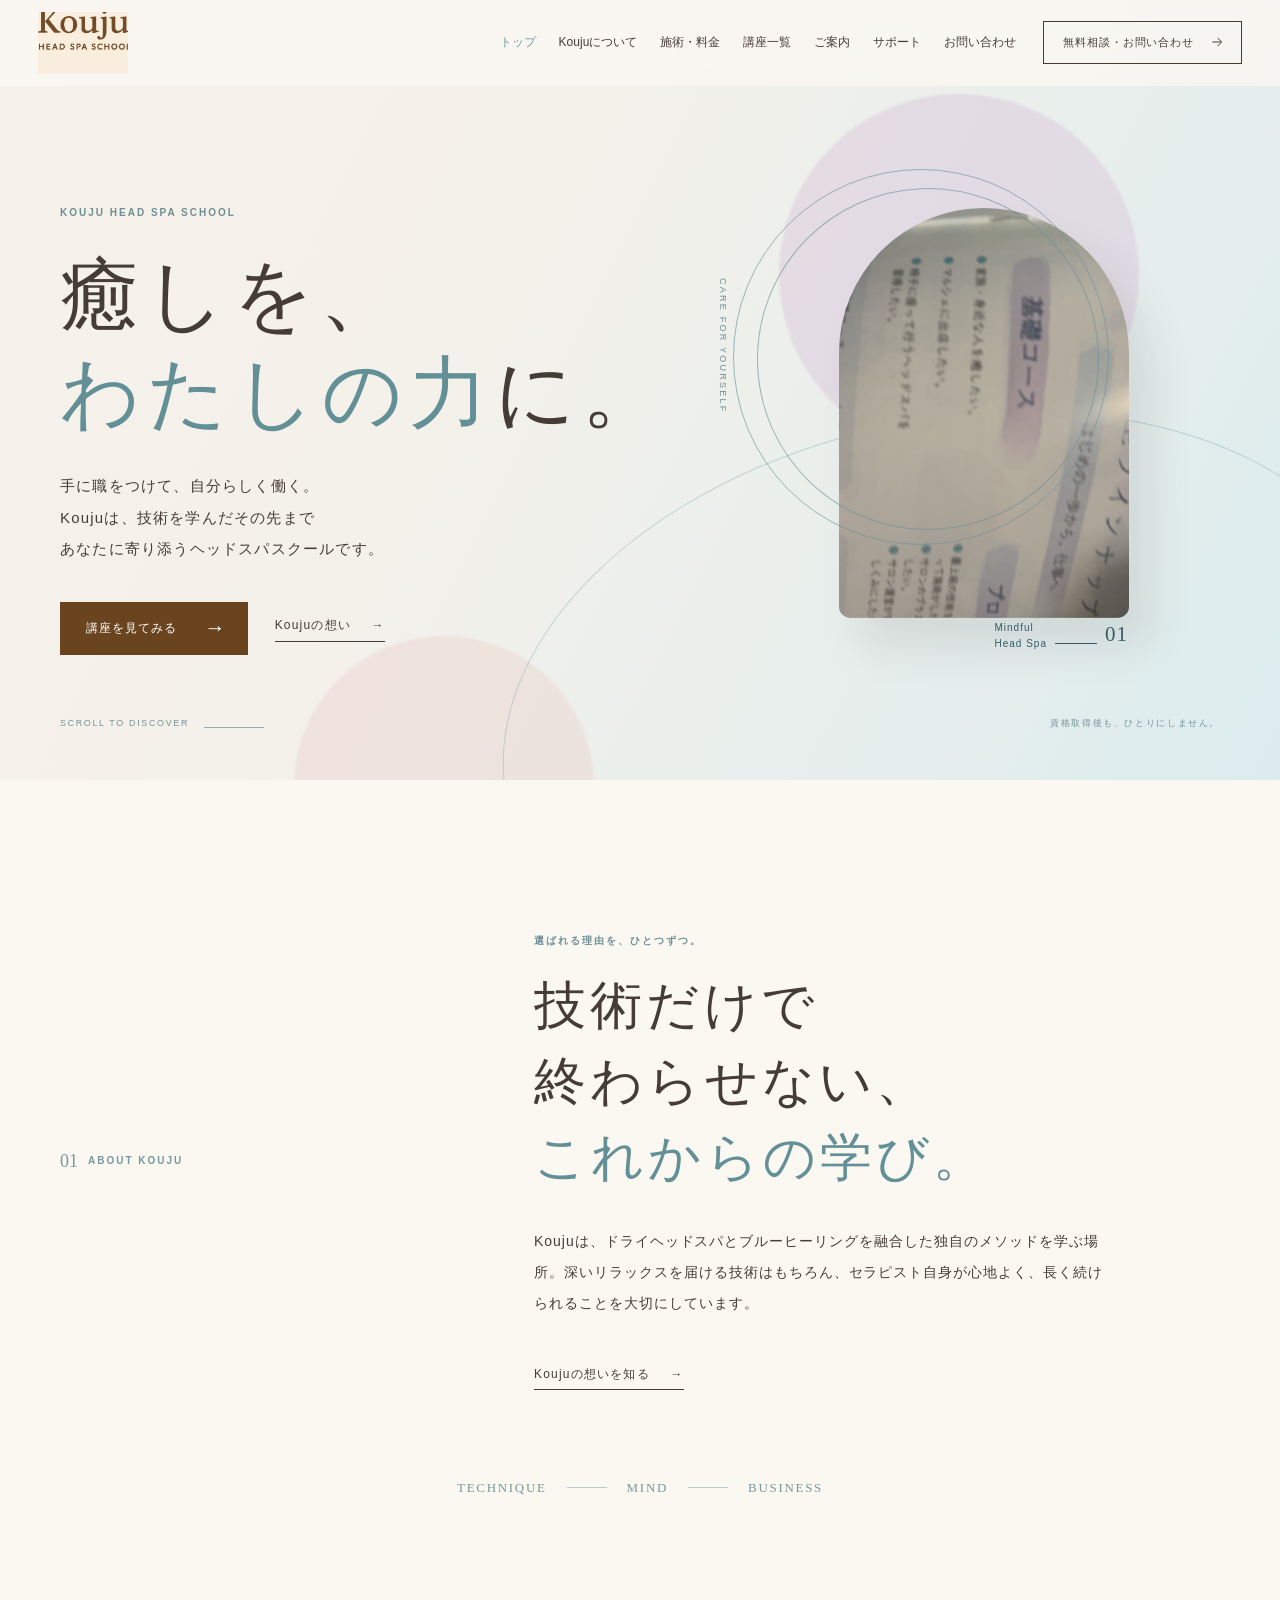
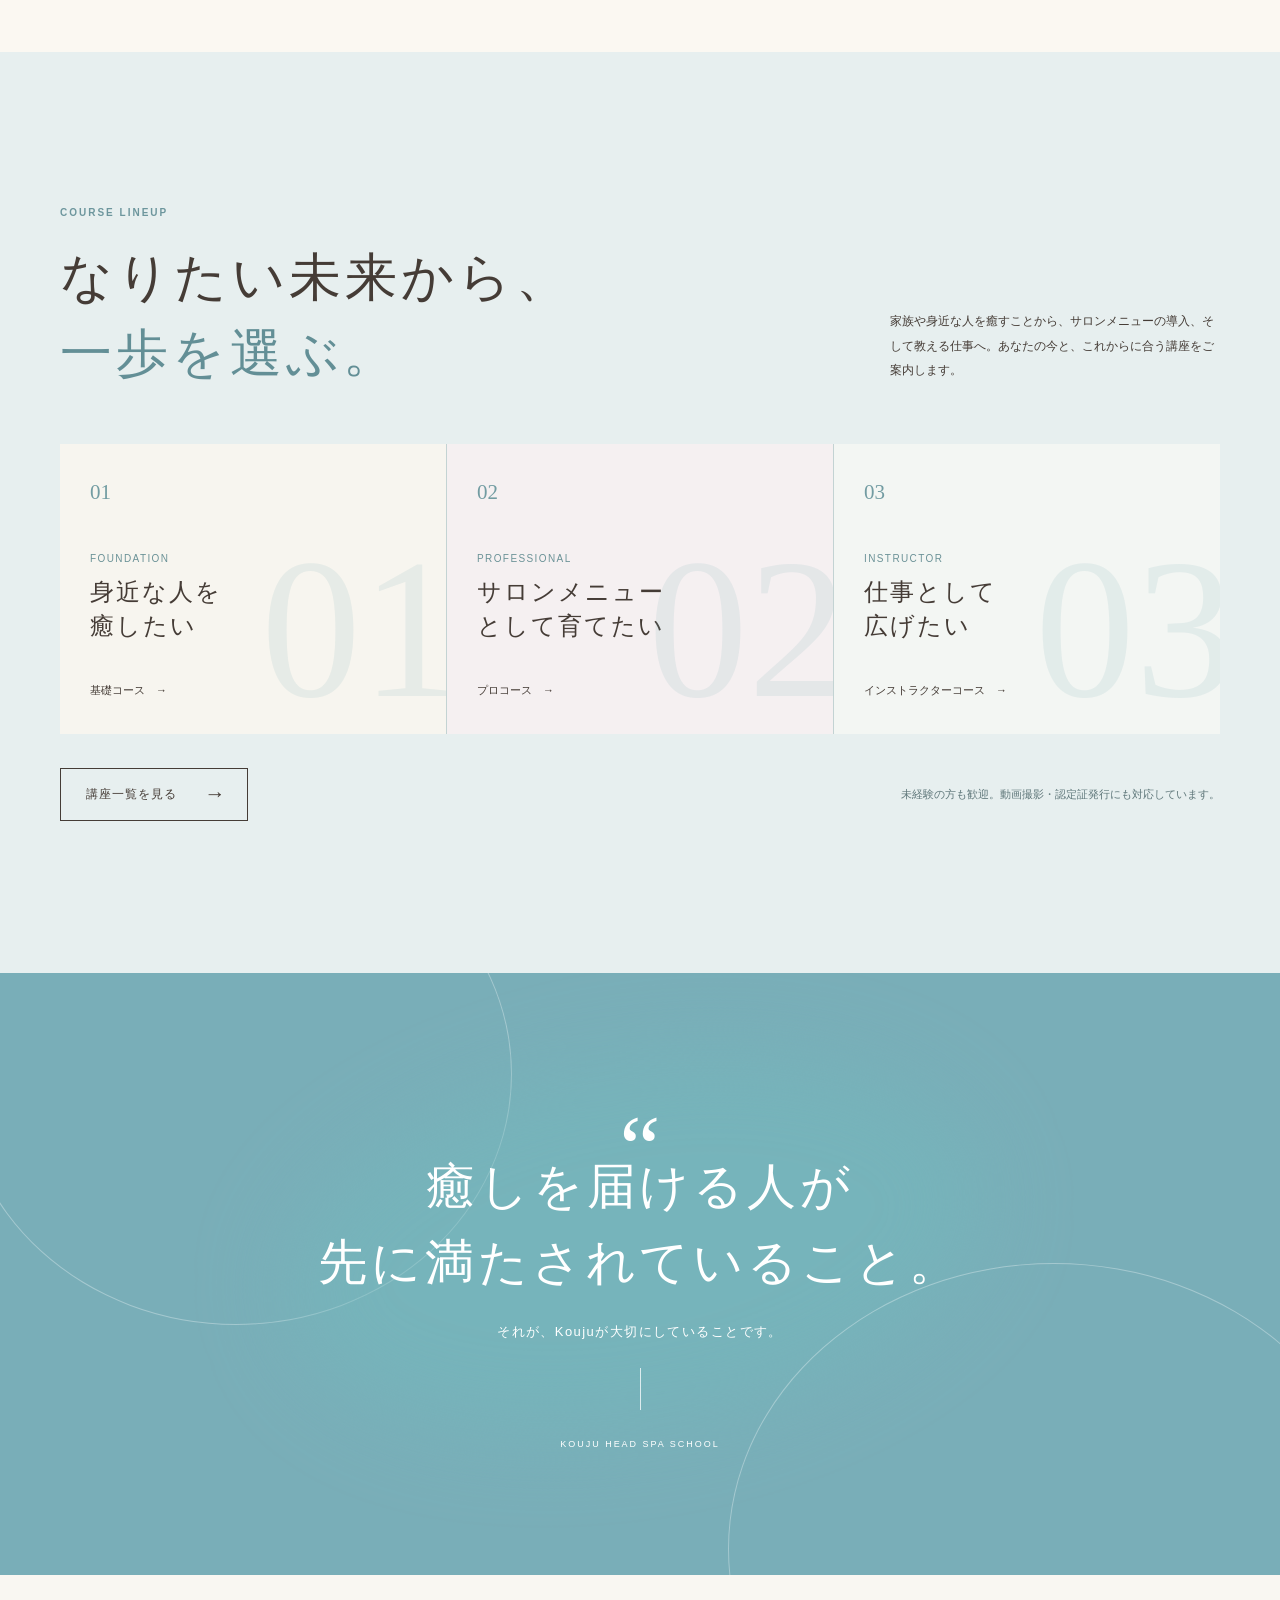
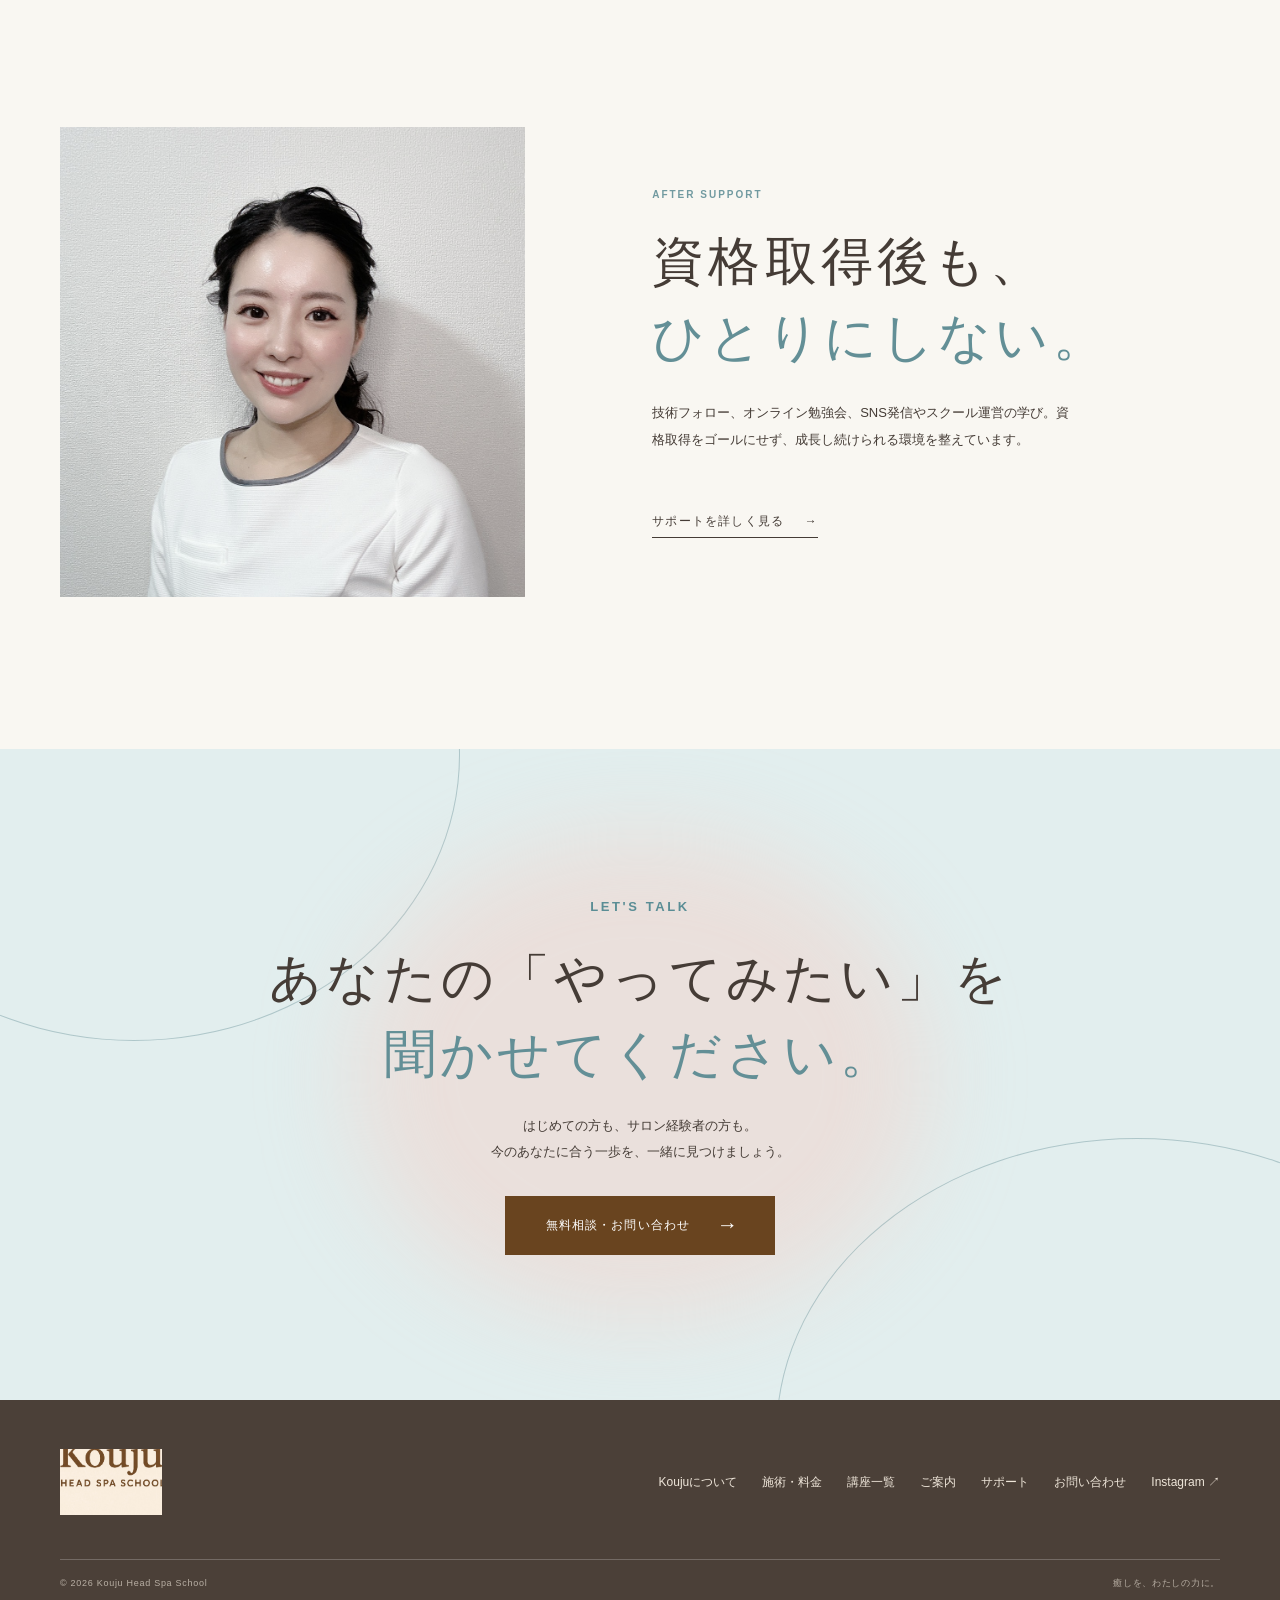
<file: index.html>
<!doctype html>
<html lang="ja">
  <head>
    <meta charset="UTF-8" />
    <meta name="viewport" content="width=device-width, initial-scale=1.0" />
    <meta name="description" content="Kouju Head Spa School｜癒しを仕事に、自分らしく続けるためのヘッドスパスクール" />
    <title>Kouju Head Spa School｜癒しを、仕事に。</title>
    <link rel="stylesheet" href="assets/css/styles.css" />
  </head>
  <body>
    <header class="site-header" data-header>
      <a class="brand" href="index.html" aria-label="Kouju Head Spa School トップへ"><img src="assets/images/4FA1D963-847F-4D40-83AE-AE0FB5ECFF4A.jpg" alt="Kouju Head Spa School" /></a>
      <nav class="nav" aria-label="メインメニュー" data-nav>
        <a class="is-current" href="index.html">トップ</a><a href="about.html">Koujuについて</a><a href="treatment.html">施術・料金</a><a href="course.html">講座一覧</a><a href="guide.html">ご案内</a><a href="support.html">サポート</a><a href="contact.html">お問い合わせ</a>
      </nav>
      <a class="header-cta" href="contact.html"><span>無料相談・お問い合わせ</span><svg viewBox="0 0 24 24" aria-hidden="true"><path d="M5 12h13M13 6l6 6-6 6" /></svg></a>
      <button class="menu-button" type="button" aria-label="メニューを開く" aria-expanded="false" data-menu-button><span></span><span></span></button>
    </header>
    <main id="top">
      <section class="hero">
        <div class="hero-glow hero-glow-one"></div><div class="hero-glow hero-glow-two"></div>
        <div class="shell hero-grid">
          <div class="hero-copy reveal">
            <p class="eyebrow">KOUJU HEAD SPA SCHOOL</p>
            <h1>癒しを、<br /><em>わたしの力</em>に。</h1>
            <p class="hero-lead">手に職をつけて、自分らしく働く。<br />Koujuは、技術を学んだその先まで<br class="only-desktop" />あなたに寄り添うヘッドスパスクールです。</p>
            <div class="hero-actions"><a class="button button-primary" href="course.html">講座を見てみる <span>→</span></a><a class="text-link" href="about.html">Koujuの想い <span>→</span></a></div>
          </div>
          <div class="hero-visual reveal delay-1" aria-label="ヘッドスパのイメージ">
            <div class="hero-image-frame"><img src="assets/images/S__86196226.jpg" alt="ヘッドスパの技術を学ぶ講師" /></div><div class="hero-orbit orbit-one"></div><div class="hero-orbit orbit-two"></div>
            <div class="hero-note"><span>Mindful<br />Head Spa</span><i></i><b>01</b></div><p class="vertical-word">CARE FOR YOURSELF</p>
          </div>
        </div>
        <div class="hero-bottom shell"><p>SCROLL TO DISCOVER</p><span></span><p>資格取得後も、ひとりにしません。</p></div>
      </section>
      <section class="intro section">
        <div class="shell split-intro">
          <div class="section-label reveal"><span>01</span><p>ABOUT KOUJU</p></div>
          <div class="intro-copy reveal"><p class="kicker">選ばれる理由を、ひとつずつ。</p><h2>技術だけで<br />終わらせない、<br /><em>これからの学び。</em></h2><p class="body-copy">Koujuは、ドライヘッドスパとブルーヒーリングを融合した独自のメソッドを学ぶ場所。深いリラックスを届ける技術はもちろん、セラピスト自身が心地よく、長く続けられることを大切にしています。</p><a class="text-link large-link" href="about.html">Koujuの想いを知る <span>→</span></a></div>
        </div>
        <div class="shell mini-pillars reveal"><span>TECHNIQUE</span><i></i><span>MIND</span><i></i><span>BUSINESS</span></div>
      </section>
      <section class="home-course section">
        <div class="shell home-course-top reveal"><div><p class="eyebrow">COURSE LINEUP</p><h2>なりたい未来から、<br /><em>一歩を選ぶ。</em></h2></div><p>家族や身近な人を癒すことから、サロンメニューの導入、そして教える仕事へ。あなたの今と、これからに合う講座をご案内します。</p></div>
        <div class="shell course-link-grid">
          <a class="course-link-card reveal" data-number="01" href="course.html#foundation"><span>01</span><p>FOUNDATION</p><h3>身近な人を<br />癒したい</h3><b>基礎コース　→</b></a>
          <a class="course-link-card reveal delay-1" data-number="02" href="course.html#professional"><span>02</span><p>PROFESSIONAL</p><h3>サロンメニュー<br />として育てたい</h3><b>プロコース　→</b></a>
          <a class="course-link-card reveal delay-2" data-number="03" href="course.html#instructor"><span>03</span><p>INSTRUCTOR</p><h3>仕事として<br />広げたい</h3><b>インストラクターコース　→</b></a>
        </div>
        <div class="shell home-course-foot reveal"><a class="button button-outline" href="course.html">講座一覧を見る <span>→</span></a><p>未経験の方も歓迎。動画撮影・認定証発行にも対応しています。</p></div>
      </section>
      <section class="statement"><div class="statement-watercolor"></div><div class="shell statement-inner reveal"><p class="statement-mark">“</p><h2>癒しを届ける人が<br />先に満たされていること。</h2><p>それが、Koujuが大切にしていることです。</p><div class="statement-line"></div><span>KOUJU HEAD SPA SCHOOL</span></div></section>
      <section class="home-support section"><div class="shell home-support-grid"><div class="home-support-photo reveal"><img src="assets/images/S__86196230.jpg" alt="Kouju Head Spa School 講師" /></div><div class="home-support-copy reveal delay-1"><p class="eyebrow">AFTER SUPPORT</p><h2>資格取得後も、<br /><em>ひとりにしない。</em></h2><p>技術フォロー、オンライン勉強会、SNS発信やスクール運営の学び。資格取得をゴールにせず、成長し続けられる環境を整えています。</p><a class="text-link large-link" href="support.html">サポートを詳しく見る <span>→</span></a></div></div></section>
      <section class="contact-section"><div class="contact-art"></div><div class="shell contact-inner reveal"><p class="eyebrow">LET'S TALK</p><h2>あなたの「やってみたい」を<br /><em>聞かせてください。</em></h2><p>はじめての方も、サロン経験者の方も。<br />今のあなたに合う一歩を、一緒に見つけましょう。</p><a class="button button-primary button-large" href="contact.html">無料相談・お問い合わせ <span>→</span></a></div></section>
    </main>
    <footer class="site-footer"><div class="shell footer-grid"><a class="footer-brand" href="index.html"><img src="assets/images/4FA1D963-847F-4D40-83AE-AE0FB5ECFF4A.jpg" alt="Kouju Head Spa School" /></a><div class="footer-links"><a href="about.html">Koujuについて</a><a href="treatment.html">施術・料金</a><a href="course.html">講座一覧</a><a href="guide.html">ご案内</a><a href="support.html">サポート</a><a href="contact.html">お問い合わせ</a><a href="https://www.instagram.com/kouju_yuki/" target="_blank" rel="noreferrer">Instagram ↗</a></div></div><div class="shell footer-bottom"><p>© <span data-year></span> Kouju Head Spa School</p><p>癒しを、わたしの力に。</p></div></footer>
    <script src="assets/js/script.js"></script>
  </body>
</html>
</file>
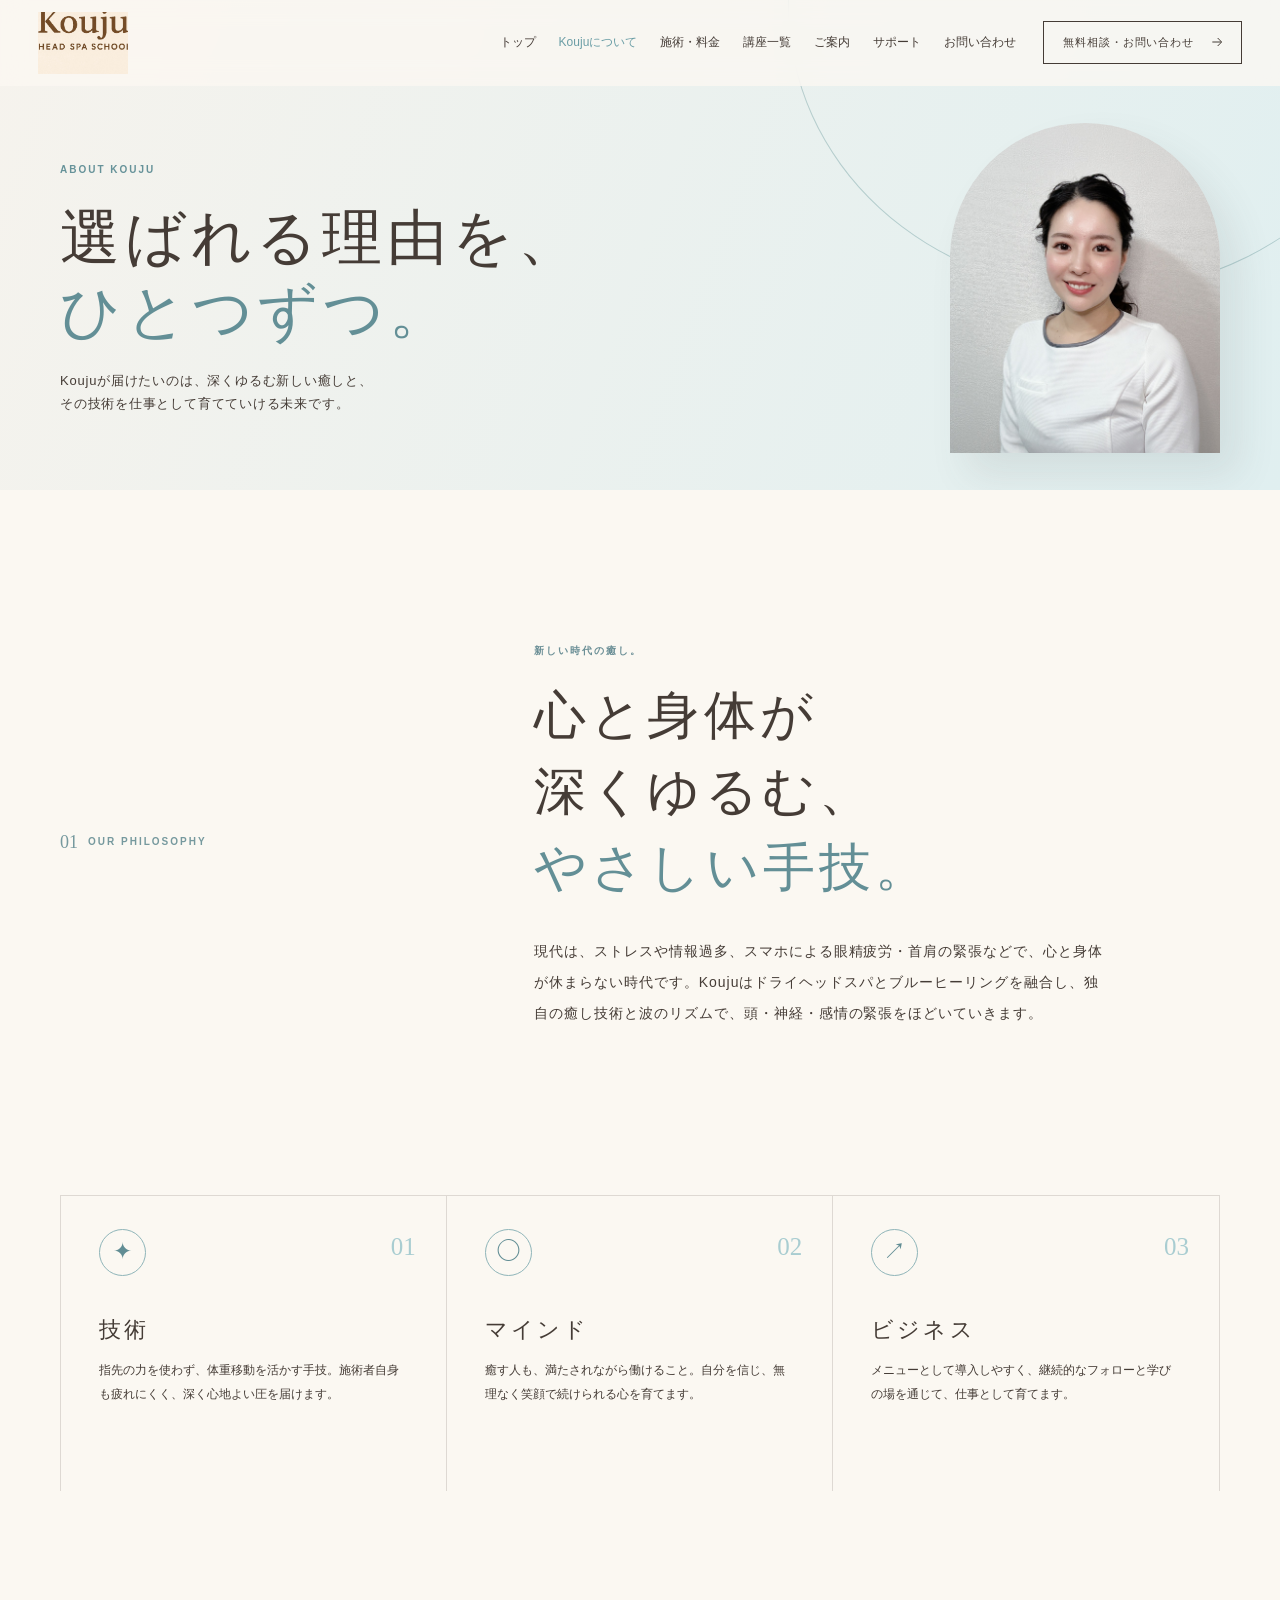
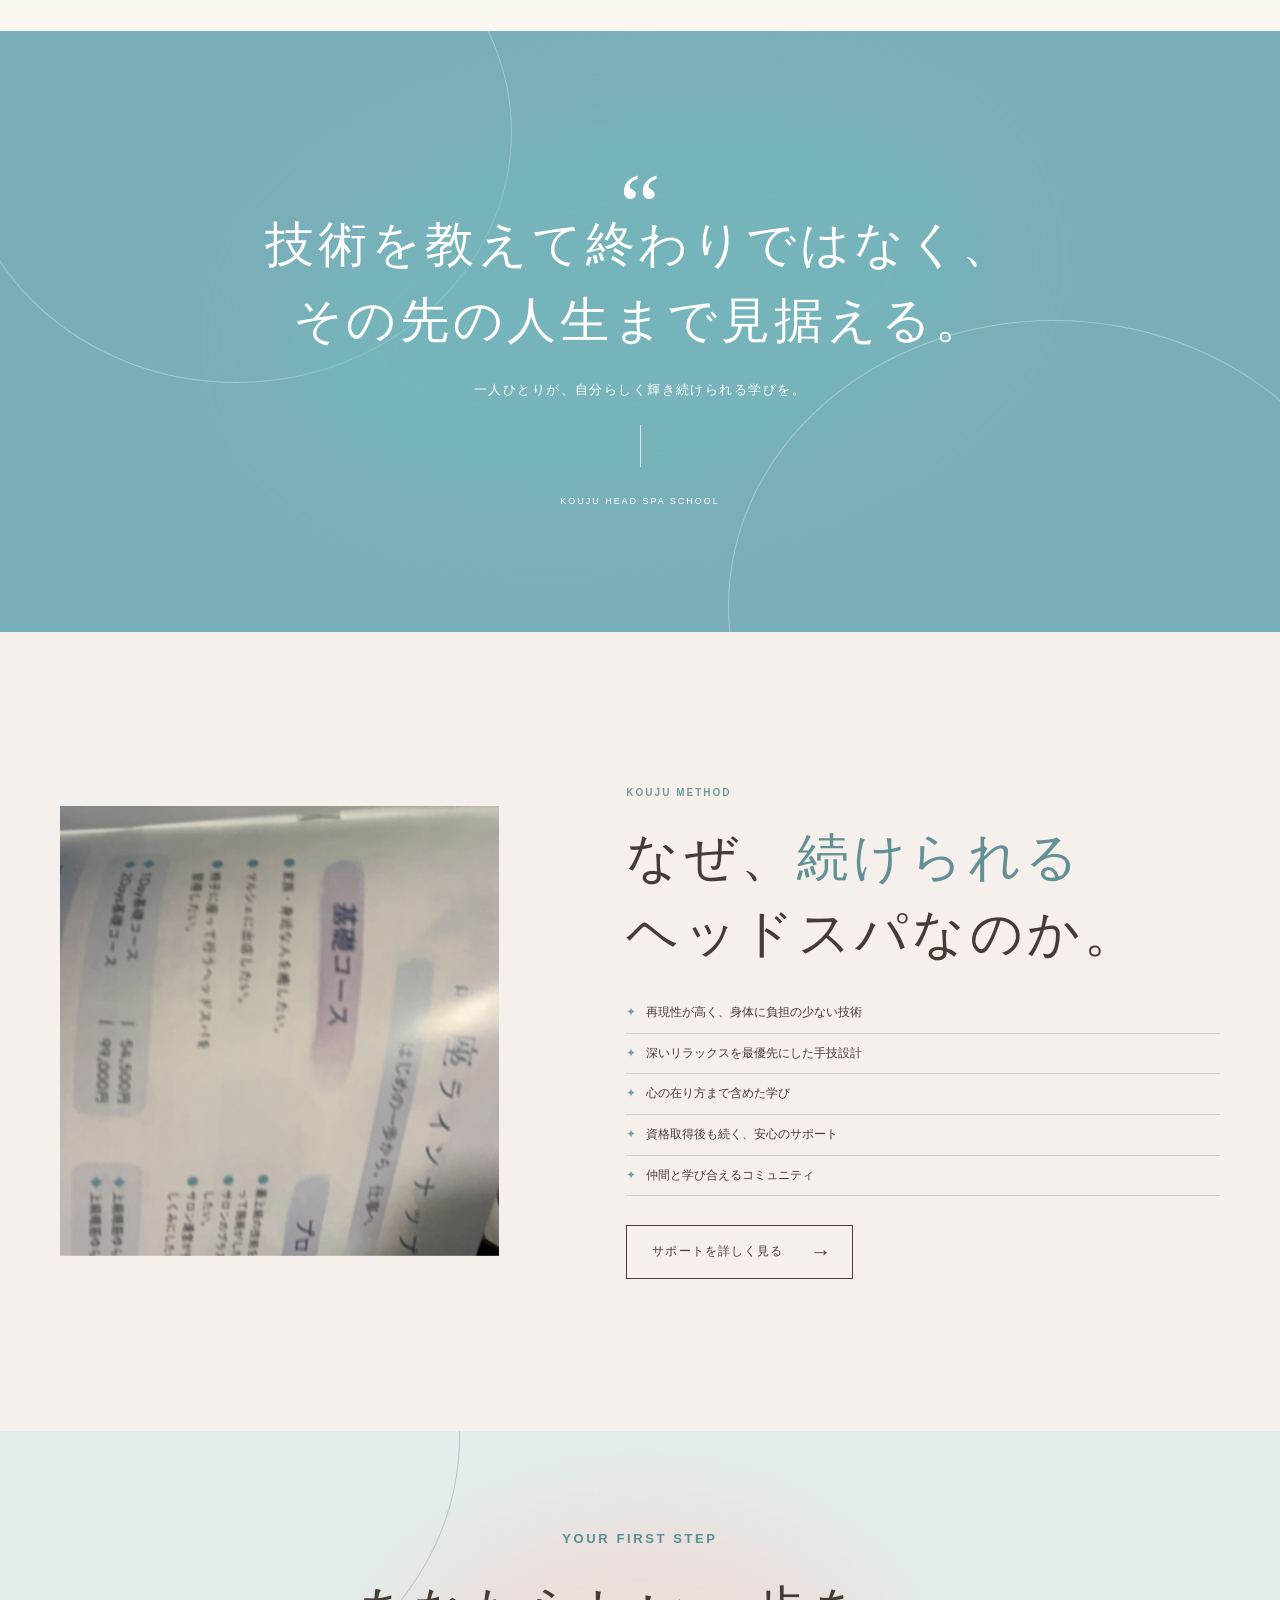
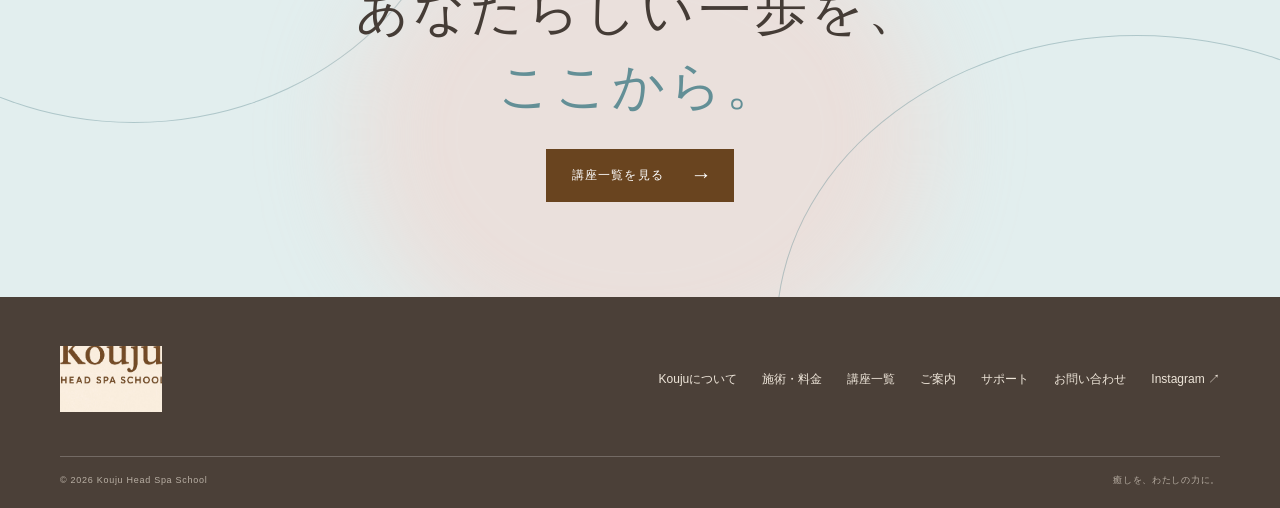
<file: about.html>
<!doctype html>
<html lang="ja">
  <head><meta charset="UTF-8" /><meta name="viewport" content="width=device-width, initial-scale=1.0" /><meta name="description" content="Kouju Head Spa Schoolが大切にする想いと、3つの学びの軸。" /><title>Koujuについて｜Kouju Head Spa School</title><link rel="stylesheet" href="assets/css/styles.css" /></head>
  <body>
    <header class="site-header" data-header><a class="brand" href="index.html" aria-label="Kouju Head Spa School トップへ"><img src="assets/images/4FA1D963-847F-4D40-83AE-AE0FB5ECFF4A.jpg" alt="Kouju Head Spa School" /></a><nav class="nav" aria-label="メインメニュー" data-nav><a href="index.html">トップ</a><a class="is-current" href="about.html">Koujuについて</a><a href="treatment.html">施術・料金</a><a href="course.html">講座一覧</a><a href="guide.html">ご案内</a><a href="support.html">サポート</a><a href="contact.html">お問い合わせ</a></nav><a class="header-cta" href="contact.html"><span>無料相談・お問い合わせ</span><svg viewBox="0 0 24 24" aria-hidden="true"><path d="M5 12h13M13 6l6 6-6 6" /></svg></a><button class="menu-button" type="button" aria-label="メニューを開く" aria-expanded="false" data-menu-button><span></span><span></span></button></header>
    <main>
      <section class="page-hero page-hero-about"><div class="shell page-hero-inner"><div class="reveal"><p class="eyebrow">ABOUT KOUJU</p><h1>選ばれる理由を、<br /><em>ひとつずつ。</em></h1><p>Koujuが届けたいのは、深くゆるむ新しい癒しと、<br />その技術を仕事として育てていける未来です。</p></div><div class="page-hero-image reveal delay-1"><img src="assets/images/S__86196230.jpg" alt="Kouju Head Spa School 講師" /></div></div></section>
      <section class="intro section"><div class="shell split-intro"><div class="section-label reveal"><span>01</span><p>OUR PHILOSOPHY</p></div><div class="intro-copy reveal"><p class="kicker">新しい時代の癒し。</p><h2>心と身体が<br />深くゆるむ、<br /><em>やさしい手技。</em></h2><p class="body-copy">現代は、ストレスや情報過多、スマホによる眼精疲労・首肩の緊張などで、心と身体が休まらない時代です。Koujuはドライヘッドスパとブルーヒーリングを融合し、独自の癒し技術と波のリズムで、頭・神経・感情の緊張をほどいていきます。</p></div></div></section>
      <section class="pillars-section"><div class="shell pillars pillars-large"><article class="pillar-card reveal"><span class="pillar-number">01</span><div class="pillar-icon">✦</div><h3>技術</h3><p>指先の力を使わず、体重移動を活かす手技。施術者自身も疲れにくく、深く心地よい圧を届けます。</p></article><article class="pillar-card reveal delay-1"><span class="pillar-number">02</span><div class="pillar-icon">◯</div><h3>マインド</h3><p>癒す人も、満たされながら働けること。自分を信じ、無理なく笑顔で続けられる心を育てます。</p></article><article class="pillar-card reveal delay-2"><span class="pillar-number">03</span><div class="pillar-icon">↗</div><h3>ビジネス</h3><p>メニューとして導入しやすく、継続的なフォローと学びの場を通じて、仕事として育てます。</p></article></div></section>
      <section class="statement"><div class="statement-watercolor"></div><div class="shell statement-inner reveal"><p class="statement-mark">“</p><h2>技術を教えて終わりではなく、<br />その先の人生まで見据える。</h2><p>一人ひとりが、自分らしく輝き続けられる学びを。</p><div class="statement-line"></div><span>KOUJU HEAD SPA SCHOOL</span></div></section>
      <section class="section about-feature"><div class="shell about-feature-grid"><div class="about-feature-image reveal"><img src="assets/images/S__86196226.jpg" alt="Koujuのヘッドスパ技術を学ぶ講師" /></div><div class="about-feature-copy reveal delay-1"><p class="eyebrow">KOUJU METHOD</p><h2>なぜ、<em>続けられる</em><br />ヘッドスパなのか。</h2><ul><li>再現性が高く、身体に負担の少ない技術</li><li>深いリラックスを最優先にした手技設計</li><li>心の在り方まで含めた学び</li><li>資格取得後も続く、安心のサポート</li><li>仲間と学び合えるコミュニティ</li></ul><a class="button button-outline" href="support.html">サポートを詳しく見る <span>→</span></a></div></div></section>
      <section class="contact-section contact-section-small"><div class="contact-art"></div><div class="shell contact-inner reveal"><p class="eyebrow">YOUR FIRST STEP</p><h2>あなたらしい一歩を、<br /><em>ここから。</em></h2><a class="button button-primary" href="course.html">講座一覧を見る <span>→</span></a></div></section>
    </main>
    <footer class="site-footer"><div class="shell footer-grid"><a class="footer-brand" href="index.html"><img src="assets/images/4FA1D963-847F-4D40-83AE-AE0FB5ECFF4A.jpg" alt="Kouju Head Spa School" /></a><div class="footer-links"><a href="about.html">Koujuについて</a><a href="treatment.html">施術・料金</a><a href="course.html">講座一覧</a><a href="guide.html">ご案内</a><a href="support.html">サポート</a><a href="contact.html">お問い合わせ</a><a href="https://www.instagram.com/kouju_yuki/" target="_blank" rel="noreferrer">Instagram ↗</a></div></div><div class="shell footer-bottom"><p>© <span data-year></span> Kouju Head Spa School</p><p>癒しを、わたしの力に。</p></div></footer><script src="assets/js/script.js"></script>
  </body>
</html>
</file>
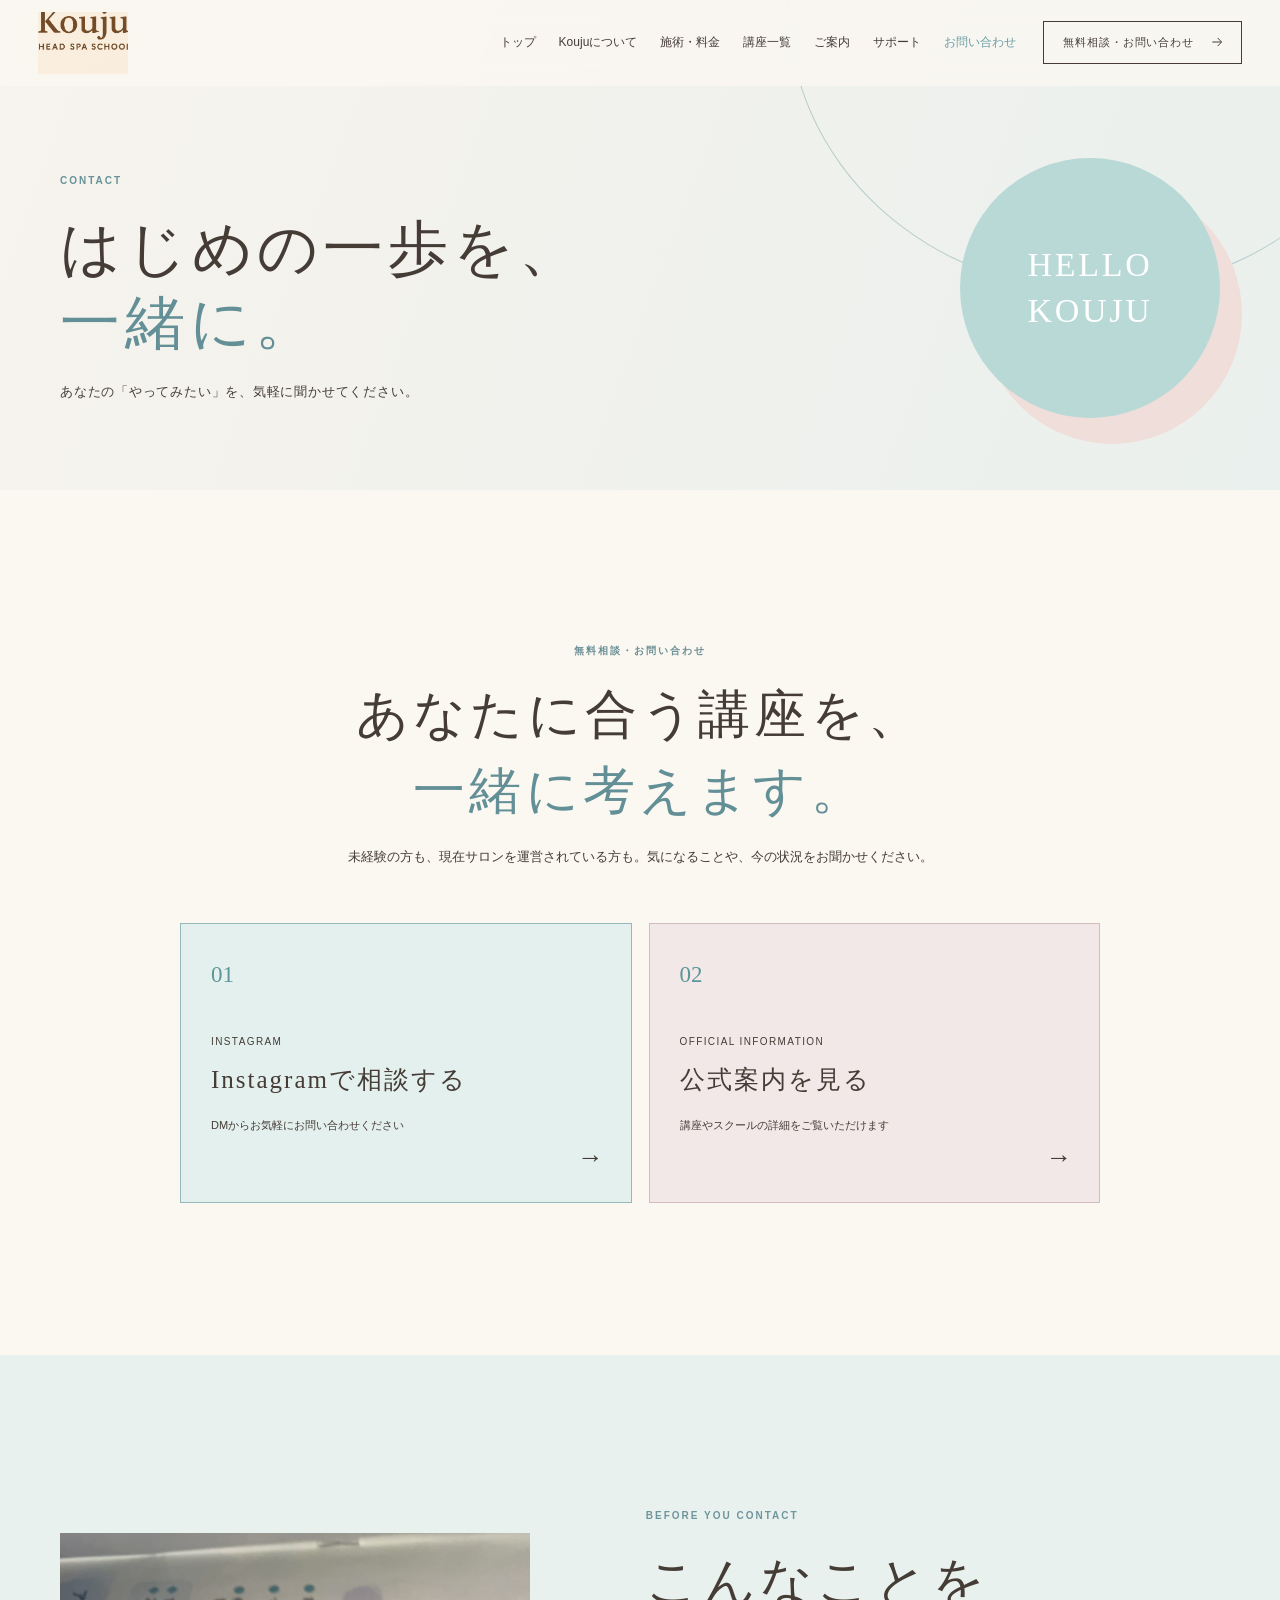
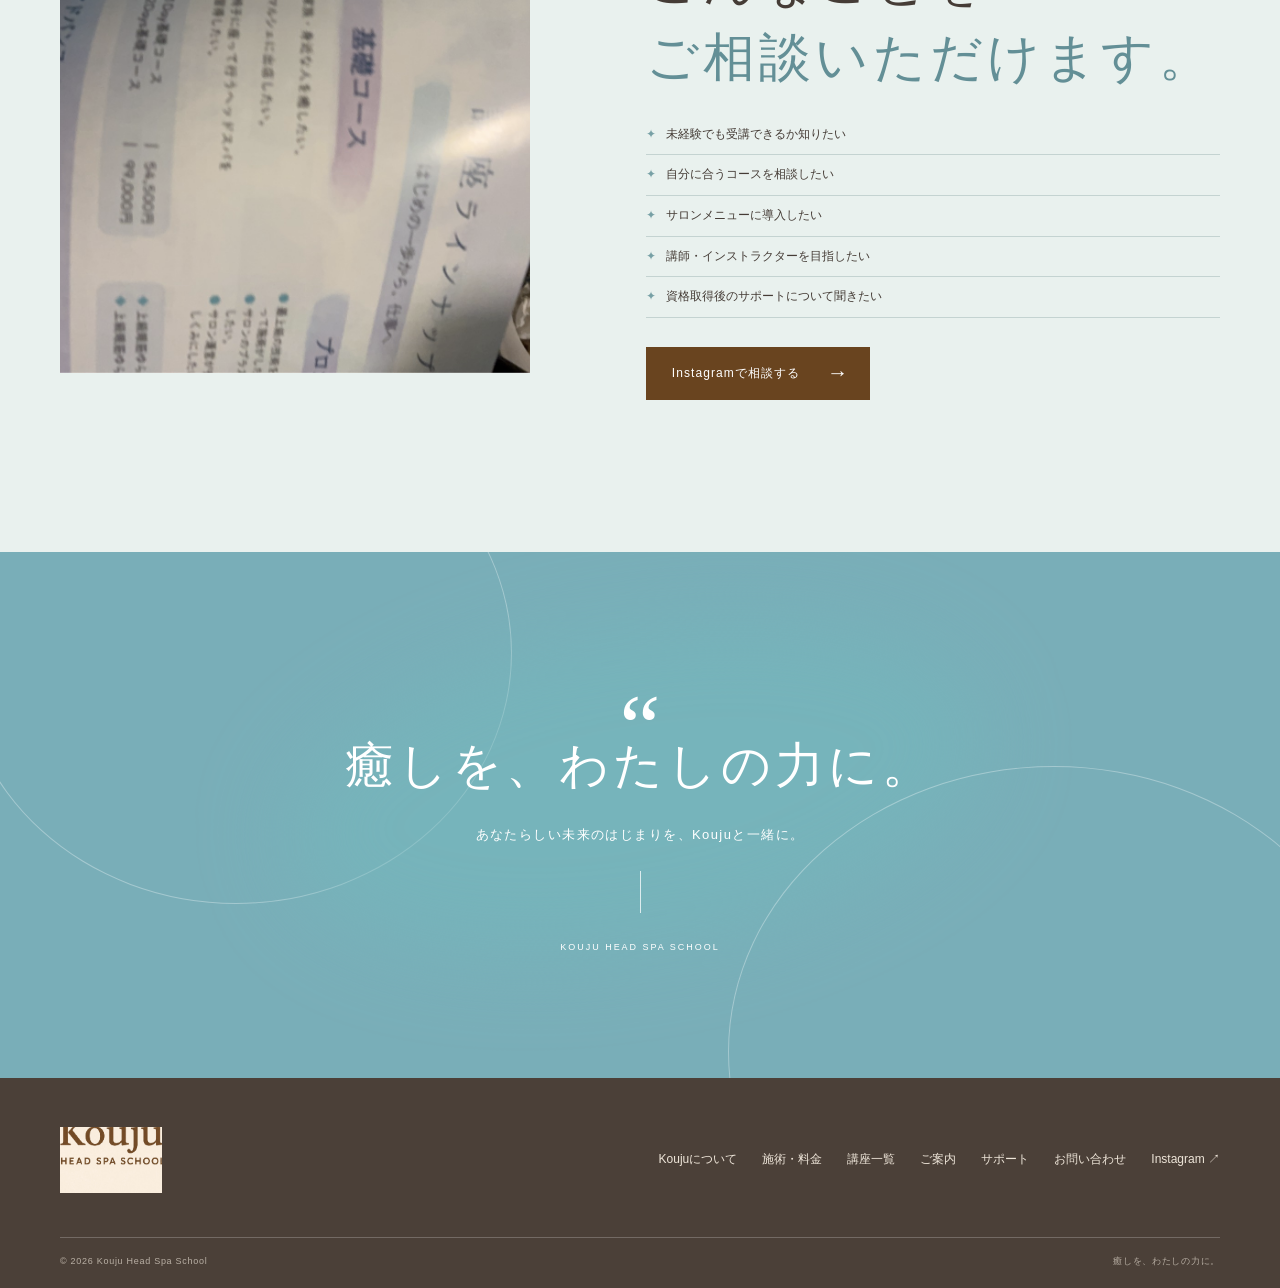
<file: contact.html>
<!doctype html>
<html lang="ja">
  <head><meta charset="UTF-8" /><meta name="viewport" content="width=device-width, initial-scale=1.0" /><meta name="description" content="Kouju Head Spa Schoolへの無料相談・お問い合わせ。" /><title>お問い合わせ｜Kouju Head Spa School</title><link rel="stylesheet" href="assets/css/styles.css" /></head>
  <body>
    <header class="site-header" data-header><a class="brand" href="index.html" aria-label="Kouju Head Spa School トップへ"><img src="assets/images/4FA1D963-847F-4D40-83AE-AE0FB5ECFF4A.jpg" alt="Kouju Head Spa School" /></a><nav class="nav" aria-label="メインメニュー" data-nav><a href="index.html">トップ</a><a href="about.html">Koujuについて</a><a href="treatment.html">施術・料金</a><a href="course.html">講座一覧</a><a href="guide.html">ご案内</a><a href="support.html">サポート</a><a class="is-current" href="contact.html">お問い合わせ</a></nav><a class="header-cta" href="contact.html"><span>無料相談・お問い合わせ</span><svg viewBox="0 0 24 24" aria-hidden="true"><path d="M5 12h13M13 6l6 6-6 6" /></svg></a><button class="menu-button" type="button" aria-label="メニューを開く" aria-expanded="false" data-menu-button><span></span><span></span></button></header>
    <main>
      <section class="page-hero page-hero-contact"><div class="shell page-hero-inner"><div class="reveal"><p class="eyebrow">CONTACT</p><h1>はじめの一歩を、<br /><em>一緒に。</em></h1><p>あなたの「やってみたい」を、気軽に聞かせてください。</p></div><div class="contact-hero-circle reveal delay-1"><span>HELLO<br />KOUJU</span></div></div></section>
      <section class="section contact-options"><div class="shell"><div class="contact-options-intro reveal"><p class="kicker">無料相談・お問い合わせ</p><h2>あなたに合う講座を、<br /><em>一緒に考えます。</em></h2><p>未経験の方も、現在サロンを運営されている方も。気になることや、今の状況をお聞かせください。</p></div><div class="contact-option-grid"><a class="contact-option reveal" href="https://www.instagram.com/kouju_yuki/" target="_blank" rel="noreferrer"><span>01</span><p>INSTAGRAM</p><h3>Instagramで相談する</h3><small>DMからお気軽にお問い合わせください</small><b>→</b></a><a class="contact-option contact-option-alt reveal delay-1" href="https://home.tsuku2.jp/f/0000132117/windera/new" target="_blank" rel="noreferrer"><span>02</span><p>OFFICIAL INFORMATION</p><h3>公式案内を見る</h3><small>講座やスクールの詳細をご覧いただけます</small><b>→</b></a></div></div></section>
      <section class="section consultation-section"><div class="shell consultation-grid"><div class="consultation-image reveal"><img src="assets/images/S__86196226.jpg" alt="ヘッドスパの技術を学ぶ講師" /></div><div class="consultation-copy reveal delay-1"><p class="eyebrow">BEFORE YOU CONTACT</p><h2>こんなことを<br /><em>ご相談いただけます。</em></h2><ul><li>未経験でも受講できるか知りたい</li><li>自分に合うコースを相談したい</li><li>サロンメニューに導入したい</li><li>講師・インストラクターを目指したい</li><li>資格取得後のサポートについて聞きたい</li></ul><a class="button button-primary" href="https://www.instagram.com/kouju_yuki/" target="_blank" rel="noreferrer">Instagramで相談する <span>→</span></a></div></div></section>
      <section class="statement"><div class="statement-watercolor"></div><div class="shell statement-inner reveal"><p class="statement-mark">“</p><h2>癒しを、わたしの力に。</h2><p>あなたらしい未来のはじまりを、Koujuと一緒に。</p><div class="statement-line"></div><span>KOUJU HEAD SPA SCHOOL</span></div></section>
    </main>
    <footer class="site-footer"><div class="shell footer-grid"><a class="footer-brand" href="index.html"><img src="assets/images/4FA1D963-847F-4D40-83AE-AE0FB5ECFF4A.jpg" alt="Kouju Head Spa School" /></a><div class="footer-links"><a href="about.html">Koujuについて</a><a href="treatment.html">施術・料金</a><a href="course.html">講座一覧</a><a href="guide.html">ご案内</a><a href="support.html">サポート</a><a href="contact.html">お問い合わせ</a><a href="https://www.instagram.com/kouju_yuki/" target="_blank" rel="noreferrer">Instagram ↗</a></div></div><div class="shell footer-bottom"><p>© <span data-year></span> Kouju Head Spa School</p><p>癒しを、わたしの力に。</p></div></footer><script src="assets/js/script.js"></script>
  </body>
</html>
</file>
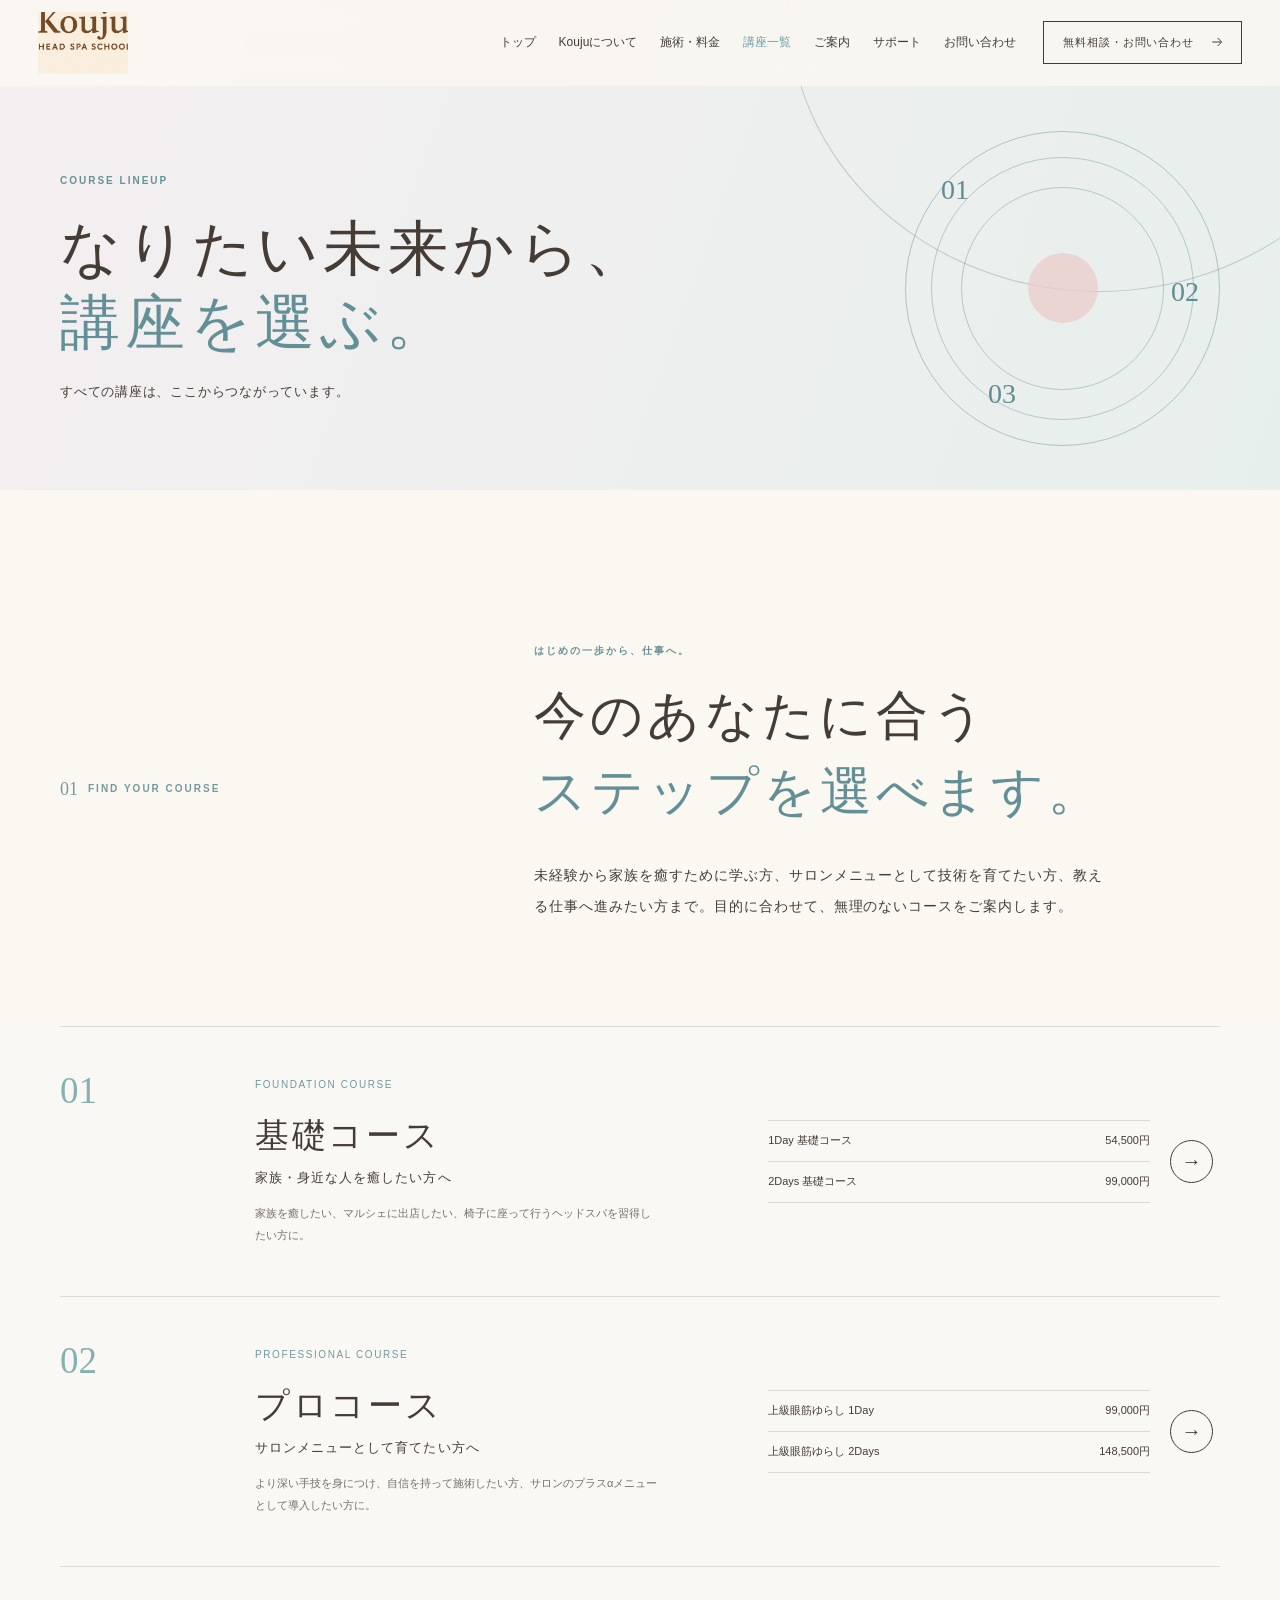
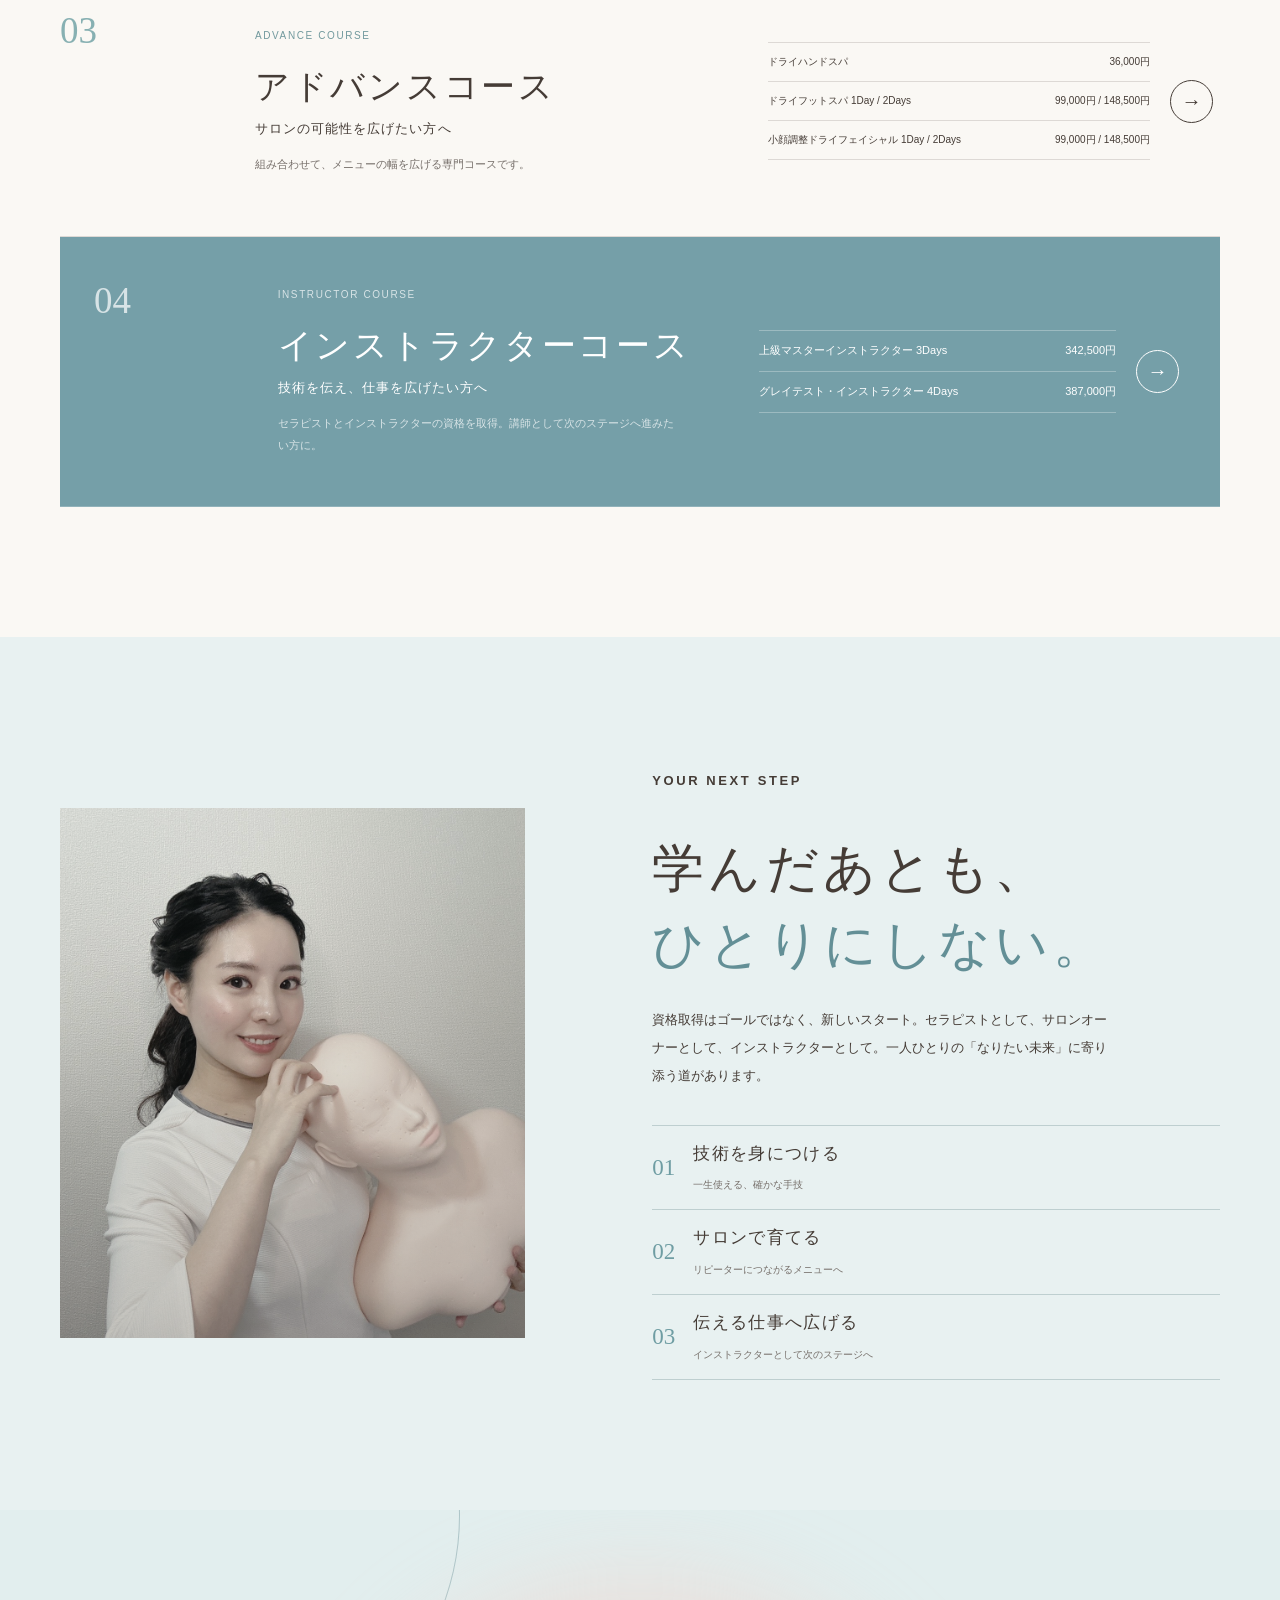
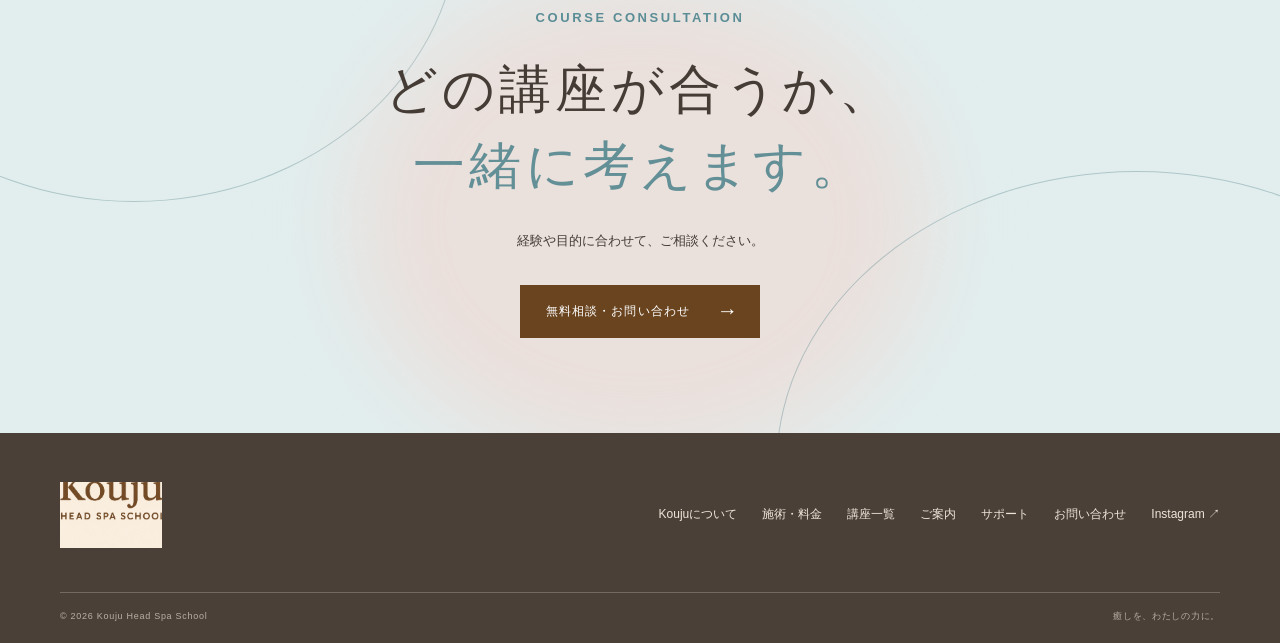
<file: course.html>
<!doctype html>
<html lang="ja">
  <head><meta charset="UTF-8" /><meta name="viewport" content="width=device-width, initial-scale=1.0" /><meta name="description" content="Kouju Head Spa Schoolの講座一覧。基礎、プロ、アドバンス、インストラクターコース。" /><title>講座一覧｜Kouju Head Spa School</title><link rel="stylesheet" href="assets/css/styles.css" /></head>
  <body>
    <header class="site-header" data-header><a class="brand" href="index.html" aria-label="Kouju Head Spa School トップへ"><img src="assets/images/4FA1D963-847F-4D40-83AE-AE0FB5ECFF4A.jpg" alt="Kouju Head Spa School" /></a><nav class="nav" aria-label="メインメニュー" data-nav><a href="index.html">トップ</a><a href="about.html">Koujuについて</a><a href="treatment.html">施術・料金</a><a class="is-current" href="course.html">講座一覧</a><a href="guide.html">ご案内</a><a href="support.html">サポート</a><a href="contact.html">お問い合わせ</a></nav><a class="header-cta" href="contact.html"><span>無料相談・お問い合わせ</span><svg viewBox="0 0 24 24" aria-hidden="true"><path d="M5 12h13M13 6l6 6-6 6" /></svg></a><button class="menu-button" type="button" aria-label="メニューを開く" aria-expanded="false" data-menu-button><span></span><span></span></button></header>
    <main>
      <section class="page-hero page-hero-course"><div class="shell page-hero-inner"><div class="reveal"><p class="eyebrow">COURSE LINEUP</p><h1>なりたい未来から、<br /><em>講座を選ぶ。</em></h1><p>すべての講座は、ここからつながっています。</p></div><div class="course-hero-art reveal delay-1"><span>01</span><span>02</span><span>03</span><i></i></div></div></section>
      <section class="section course-page-intro"><div class="shell split-intro"><div class="section-label reveal"><span>01</span><p>FIND YOUR COURSE</p></div><div class="intro-copy reveal"><p class="kicker">はじめの一歩から、仕事へ。</p><h2>今のあなたに合う<br /><em>ステップを選べます。</em></h2><p class="body-copy">未経験から家族を癒すために学ぶ方、サロンメニューとして技術を育てたい方、教える仕事へ進みたい方まで。目的に合わせて、無理のないコースをご案内します。</p></div></div></section>
      <section class="course-list-section"><div class="shell course-list">
        <article class="course-detail reveal" id="foundation"><div class="course-detail-number">01</div><div class="course-detail-main"><p>FOUNDATION COURSE</p><h2>基礎コース</h2><h3>家族・身近な人を癒したい方へ</h3><p>家族を癒したい、マルシェに出店したい、椅子に座って行うヘッドスパを習得したい方に。</p></div><div class="course-prices"><div><b>1Day 基礎コース</b><span>54,500円</span></div><div><b>2Days 基礎コース</b><span>99,000円</span></div></div><a class="course-arrow" href="contact.html" aria-label="基礎コースを相談する">→</a></article>
        <article class="course-detail reveal" id="professional"><div class="course-detail-number">02</div><div class="course-detail-main"><p>PROFESSIONAL COURSE</p><h2>プロコース</h2><h3>サロンメニューとして育てたい方へ</h3><p>より深い手技を身につけ、自信を持って施術したい方、サロンのプラスαメニューとして導入したい方に。</p></div><div class="course-prices"><div><b>上級眼筋ゆらし 1Day</b><span>99,000円</span></div><div><b>上級眼筋ゆらし 2Days</b><span>148,500円</span></div></div><a class="course-arrow" href="contact.html" aria-label="プロコースを相談する">→</a></article>
        <article class="course-detail reveal" id="advance"><div class="course-detail-number">03</div><div class="course-detail-main"><p>ADVANCE COURSE</p><h2>アドバンスコース</h2><h3>サロンの可能性を広げたい方へ</h3><p>組み合わせて、メニューの幅を広げる専門コースです。</p></div><div class="course-prices course-prices-long"><div><b>ドライハンドスパ</b><span>36,000円</span></div><div><b>ドライフットスパ 1Day / 2Days</b><span>99,000円 / 148,500円</span></div><div><b>小顔調整ドライフェイシャル 1Day / 2Days</b><span>99,000円 / 148,500円</span></div></div><a class="course-arrow" href="contact.html" aria-label="アドバンスコースを相談する">→</a></article>
        <article class="course-detail course-detail-dark reveal" id="instructor"><div class="course-detail-number">04</div><div class="course-detail-main"><p>INSTRUCTOR COURSE</p><h2>インストラクターコース</h2><h3>技術を伝え、仕事を広げたい方へ</h3><p>セラピストとインストラクターの資格を取得。講師として次のステージへ進みたい方に。</p></div><div class="course-prices"><div><b>上級マスターインストラクター 3Days</b><span>342,500円</span></div><div><b>グレイテスト・インストラクター 4Days</b><span>387,000円</span></div></div><a class="course-arrow" href="contact.html" aria-label="インストラクターコースを相談する">→</a></article>
      </div></section>
      <section class="path-section"><div class="shell path-grid"><div class="path-photo reveal"><img src="assets/images/S__86196229.jpg" alt="Kouju Head Spa School 講師" /></div><div class="path-copy reveal delay-1"><p class="eyebrow">YOUR NEXT STEP</p><h2>学んだあとも、<br /><em>ひとりにしない。</em></h2><p>資格取得はゴールではなく、新しいスタート。セラピストとして、サロンオーナーとして、インストラクターとして。一人ひとりの「なりたい未来」に寄り添う道があります。</p><ol class="path-list"><li><span>01</span><div><b>技術を身につける</b><small>一生使える、確かな手技</small></div></li><li><span>02</span><div><b>サロンで育てる</b><small>リピーターにつながるメニューへ</small></div></li><li><span>03</span><div><b>伝える仕事へ広げる</b><small>インストラクターとして次のステージへ</small></div></li></ol></div></div></section>
      <section class="contact-section contact-section-small"><div class="contact-art"></div><div class="shell contact-inner reveal"><p class="eyebrow">COURSE CONSULTATION</p><h2>どの講座が合うか、<br /><em>一緒に考えます。</em></h2><p>経験や目的に合わせて、ご相談ください。</p><a class="button button-primary" href="contact.html">無料相談・お問い合わせ <span>→</span></a></div></section>
    </main>
    <footer class="site-footer"><div class="shell footer-grid"><a class="footer-brand" href="index.html"><img src="assets/images/4FA1D963-847F-4D40-83AE-AE0FB5ECFF4A.jpg" alt="Kouju Head Spa School" /></a><div class="footer-links"><a href="about.html">Koujuについて</a><a href="treatment.html">施術・料金</a><a href="course.html">講座一覧</a><a href="guide.html">ご案内</a><a href="support.html">サポート</a><a href="contact.html">お問い合わせ</a><a href="https://www.instagram.com/kouju_yuki/" target="_blank" rel="noreferrer">Instagram ↗</a></div></div><div class="shell footer-bottom"><p>© <span data-year></span> Kouju Head Spa School</p><p>癒しを、わたしの力に。</p></div></footer><script src="assets/js/script.js"></script>
  </body>
</html>
</file>
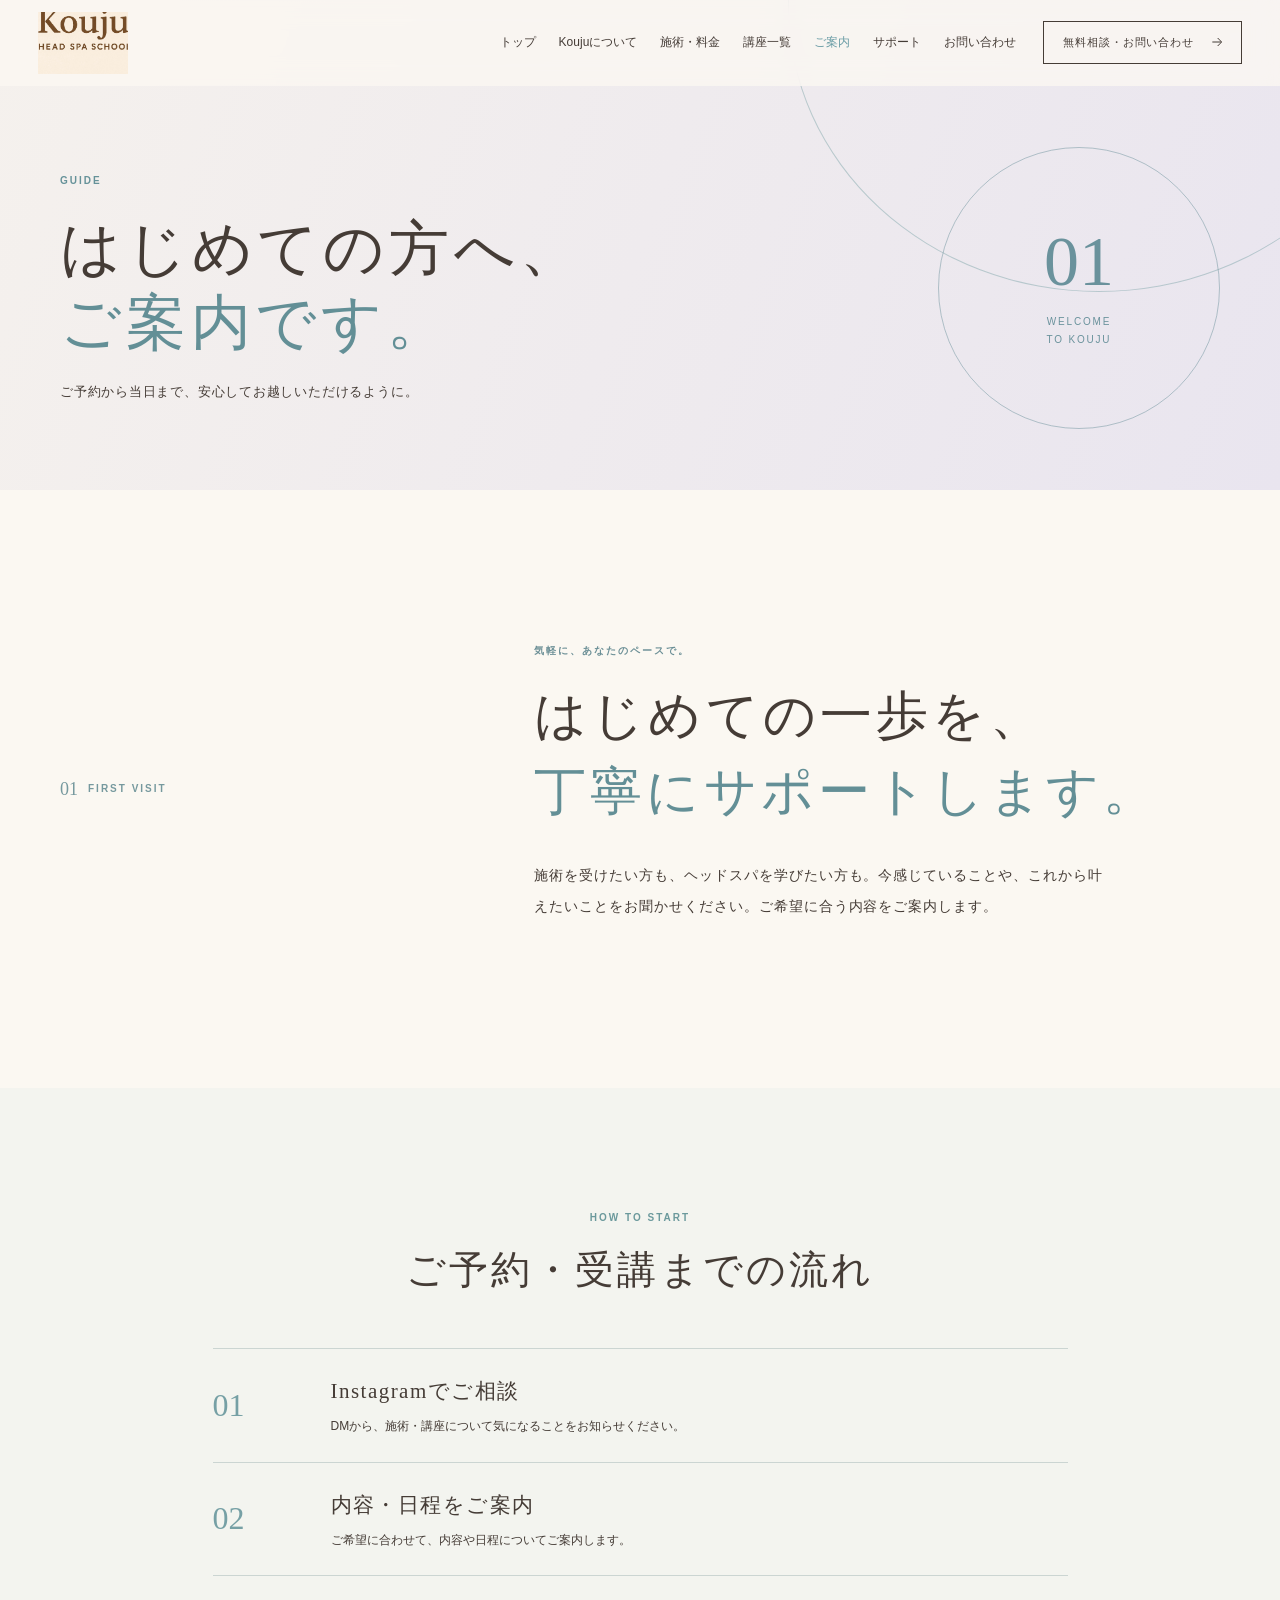
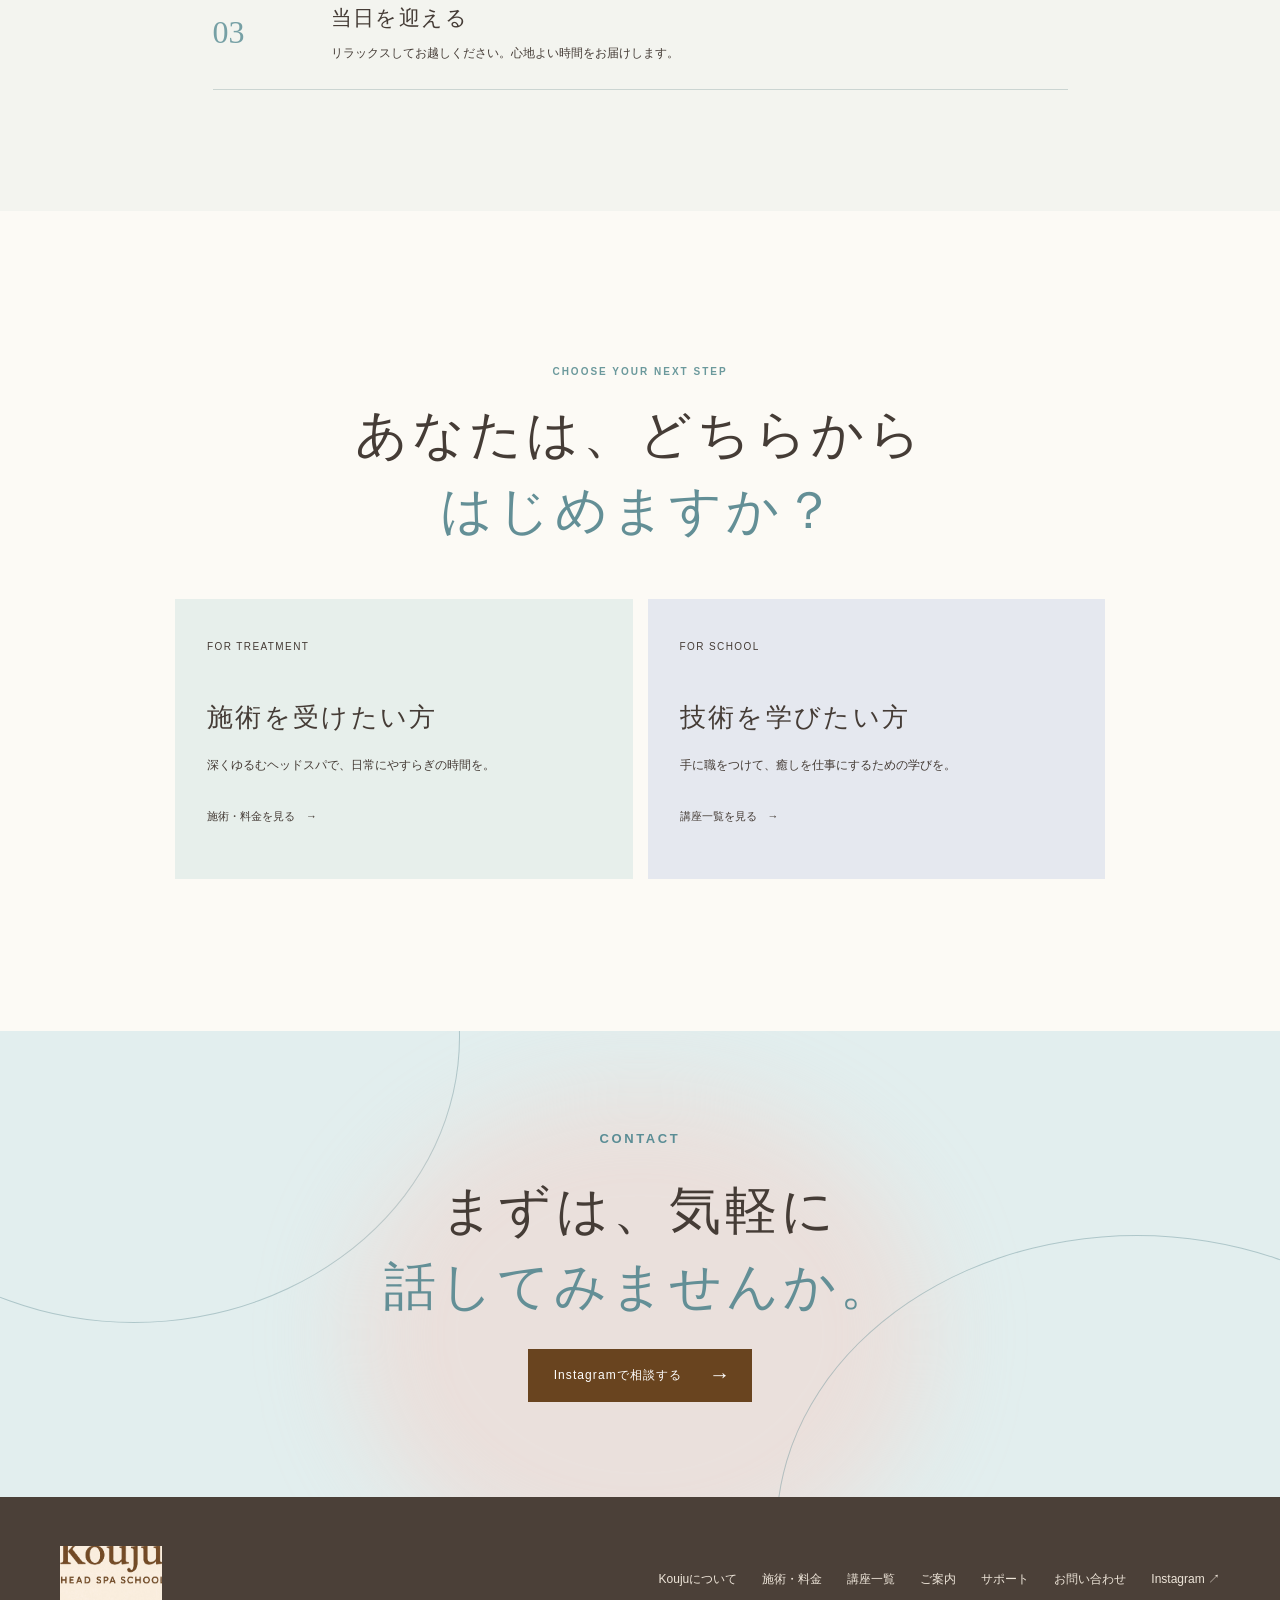
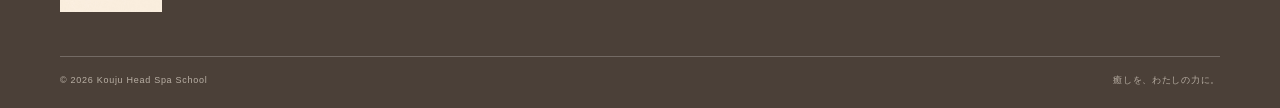
<file: guide.html>
<!doctype html>
<html lang="ja">
  <head><meta charset="UTF-8" /><meta name="viewport" content="width=device-width, initial-scale=1.0" /><meta name="description" content="Kouju Head Spa Schoolを初めてご利用になる方へのご案内。" /><title>ご案内｜Kouju Head Spa School</title><link rel="stylesheet" href="assets/css/styles.css" /></head>
  <body>
    <header class="site-header" data-header><a class="brand" href="index.html" aria-label="Kouju Head Spa School トップへ"><img src="assets/images/4FA1D963-847F-4D40-83AE-AE0FB5ECFF4A.jpg" alt="Kouju Head Spa School" /></a><nav class="nav" aria-label="メインメニュー" data-nav><a href="index.html">トップ</a><a href="about.html">Koujuについて</a><a href="treatment.html">施術・料金</a><a href="course.html">講座一覧</a><a class="is-current" href="guide.html">ご案内</a><a href="support.html">サポート</a><a href="contact.html">お問い合わせ</a></nav><a class="header-cta" href="contact.html"><span>無料相談・お問い合わせ</span><svg viewBox="0 0 24 24" aria-hidden="true"><path d="M5 12h13M13 6l6 6-6 6" /></svg></a><button class="menu-button" type="button" aria-label="メニューを開く" aria-expanded="false" data-menu-button><span></span><span></span></button></header>
    <main>
      <section class="page-hero page-hero-guide"><div class="shell page-hero-inner"><div class="reveal"><p class="eyebrow">GUIDE</p><h1>はじめての方へ、<br /><em>ご案内です。</em></h1><p>ご予約から当日まで、安心してお越しいただけるように。</p></div><div class="guide-hero-mark reveal delay-1"><span>01</span><small>WELCOME<br />TO KOUJU</small></div></div></section>
      <section class="section guide-intro"><div class="shell split-intro"><div class="section-label reveal"><span>01</span><p>FIRST VISIT</p></div><div class="intro-copy reveal"><p class="kicker">気軽に、あなたのペースで。</p><h2>はじめての一歩を、<br /><em>丁寧にサポートします。</em></h2><p class="body-copy">施術を受けたい方も、ヘッドスパを学びたい方も。今感じていることや、これから叶えたいことをお聞かせください。ご希望に合う内容をご案内します。</p></div></div></section>
      <section class="guide-flow-section"><div class="shell"><div class="guide-flow-heading reveal"><p class="eyebrow">HOW TO START</p><h2>ご予約・受講までの流れ</h2></div><ol class="guide-flow"><li class="reveal"><span>01</span><div><h3>Instagramでご相談</h3><p>DMから、施術・講座について気になることをお知らせください。</p></div></li><li class="reveal delay-1"><span>02</span><div><h3>内容・日程をご案内</h3><p>ご希望に合わせて、内容や日程についてご案内します。</p></div></li><li class="reveal delay-2"><span>03</span><div><h3>当日を迎える</h3><p>リラックスしてお越しください。心地よい時間をお届けします。</p></div></li></ol></div></section>
      <section class="section guide-choice"><div class="shell"><div class="guide-choice-heading reveal"><p class="eyebrow">CHOOSE YOUR NEXT STEP</p><h2>あなたは、どちらから<br /><em>はじめますか？</em></h2></div><div class="guide-choice-grid"><a class="guide-choice-card reveal" href="treatment.html"><span>FOR TREATMENT</span><h3>施術を受けたい方</h3><p>深くゆるむヘッドスパで、日常にやすらぎの時間を。</p><b>施術・料金を見る　→</b></a><a class="guide-choice-card guide-choice-card-blue reveal delay-1" href="course.html"><span>FOR SCHOOL</span><h3>技術を学びたい方</h3><p>手に職をつけて、癒しを仕事にするための学びを。</p><b>講座一覧を見る　→</b></a></div></div></section>
      <section class="contact-section contact-section-small"><div class="contact-art"></div><div class="shell contact-inner reveal"><p class="eyebrow">CONTACT</p><h2>まずは、気軽に<br /><em>話してみませんか。</em></h2><a class="button button-primary" href="https://www.instagram.com/kouju_yuki/" target="_blank" rel="noreferrer">Instagramで相談する <span>→</span></a></div></section>
    </main>
    <footer class="site-footer"><div class="shell footer-grid"><a class="footer-brand" href="index.html"><img src="assets/images/4FA1D963-847F-4D40-83AE-AE0FB5ECFF4A.jpg" alt="Kouju Head Spa School" /></a><div class="footer-links"><a href="about.html">Koujuについて</a><a href="treatment.html">施術・料金</a><a href="course.html">講座一覧</a><a href="guide.html">ご案内</a><a href="support.html">サポート</a><a href="contact.html">お問い合わせ</a><a href="https://www.instagram.com/kouju_yuki/" target="_blank" rel="noreferrer">Instagram ↗</a></div></div><div class="shell footer-bottom"><p>© <span data-year></span> Kouju Head Spa School</p><p>癒しを、わたしの力に。</p></div></footer><script src="assets/js/script.js"></script>
  </body>
</html>
</file>
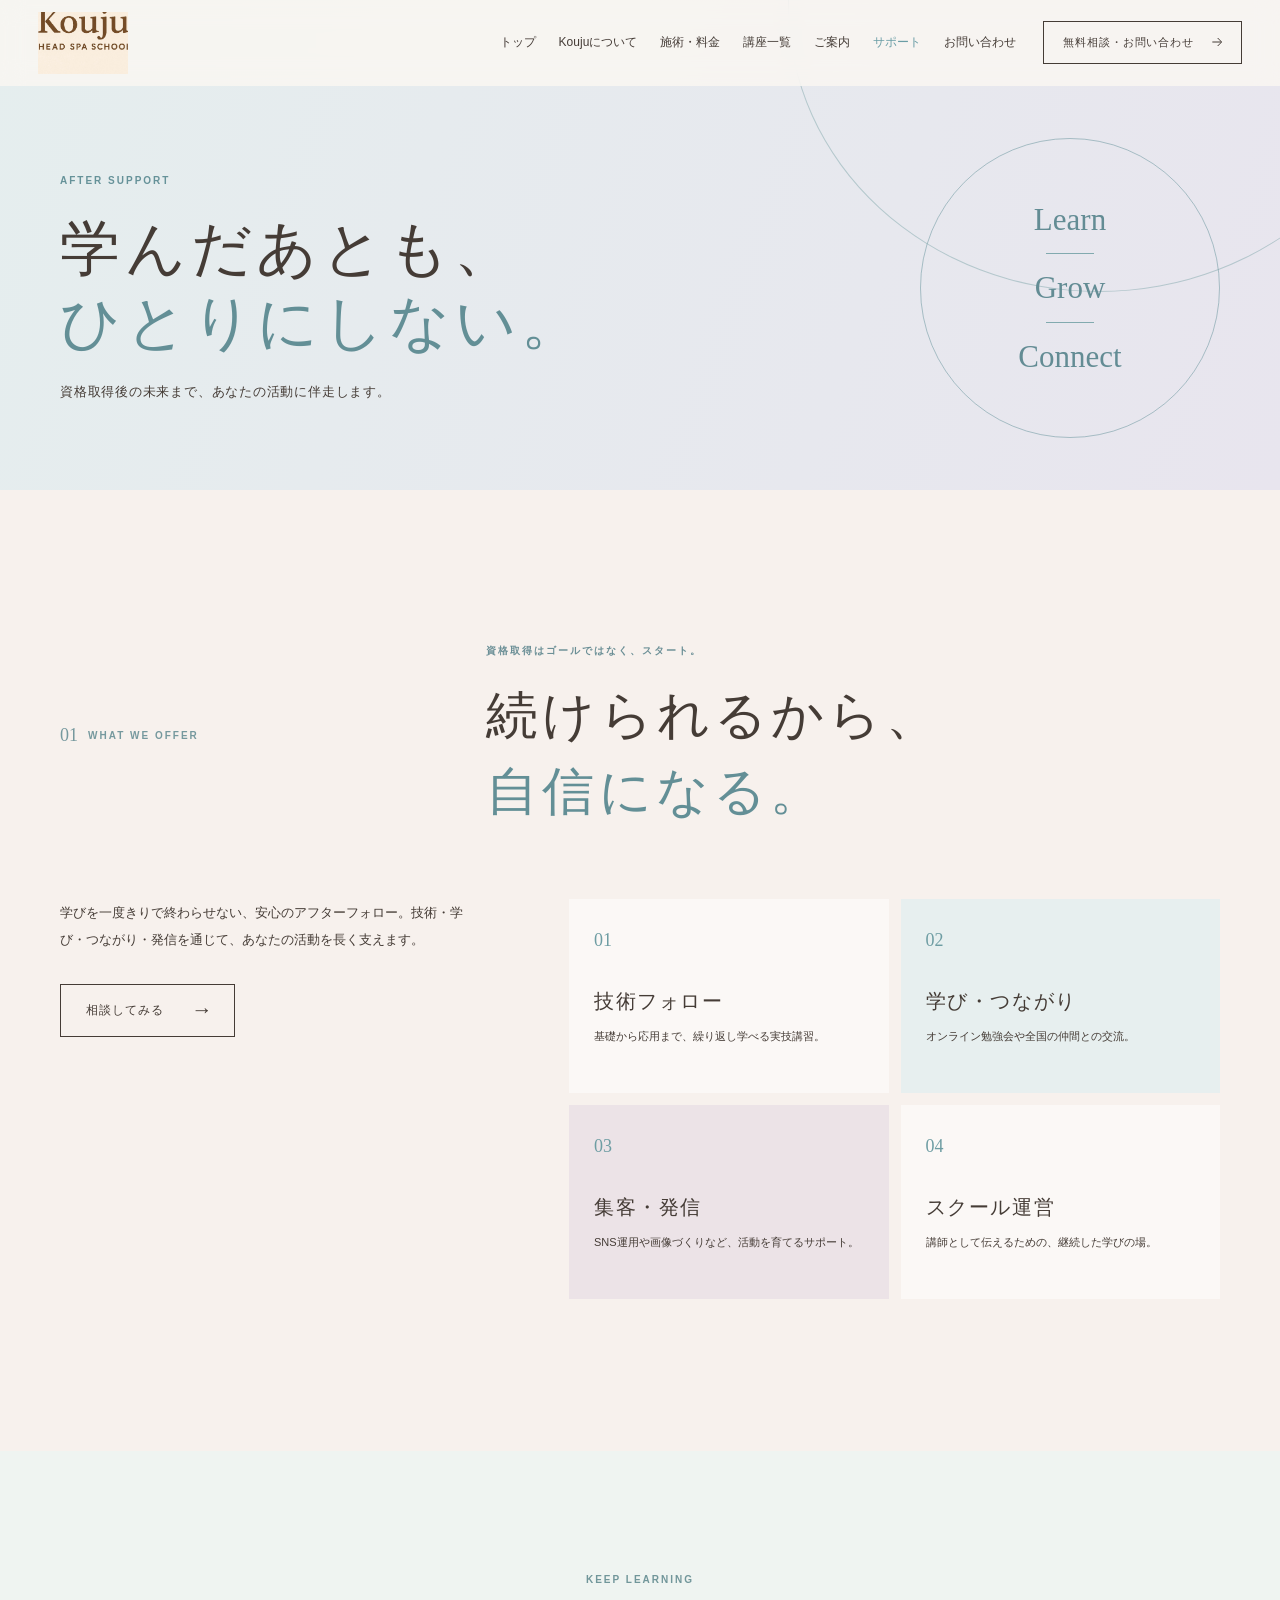
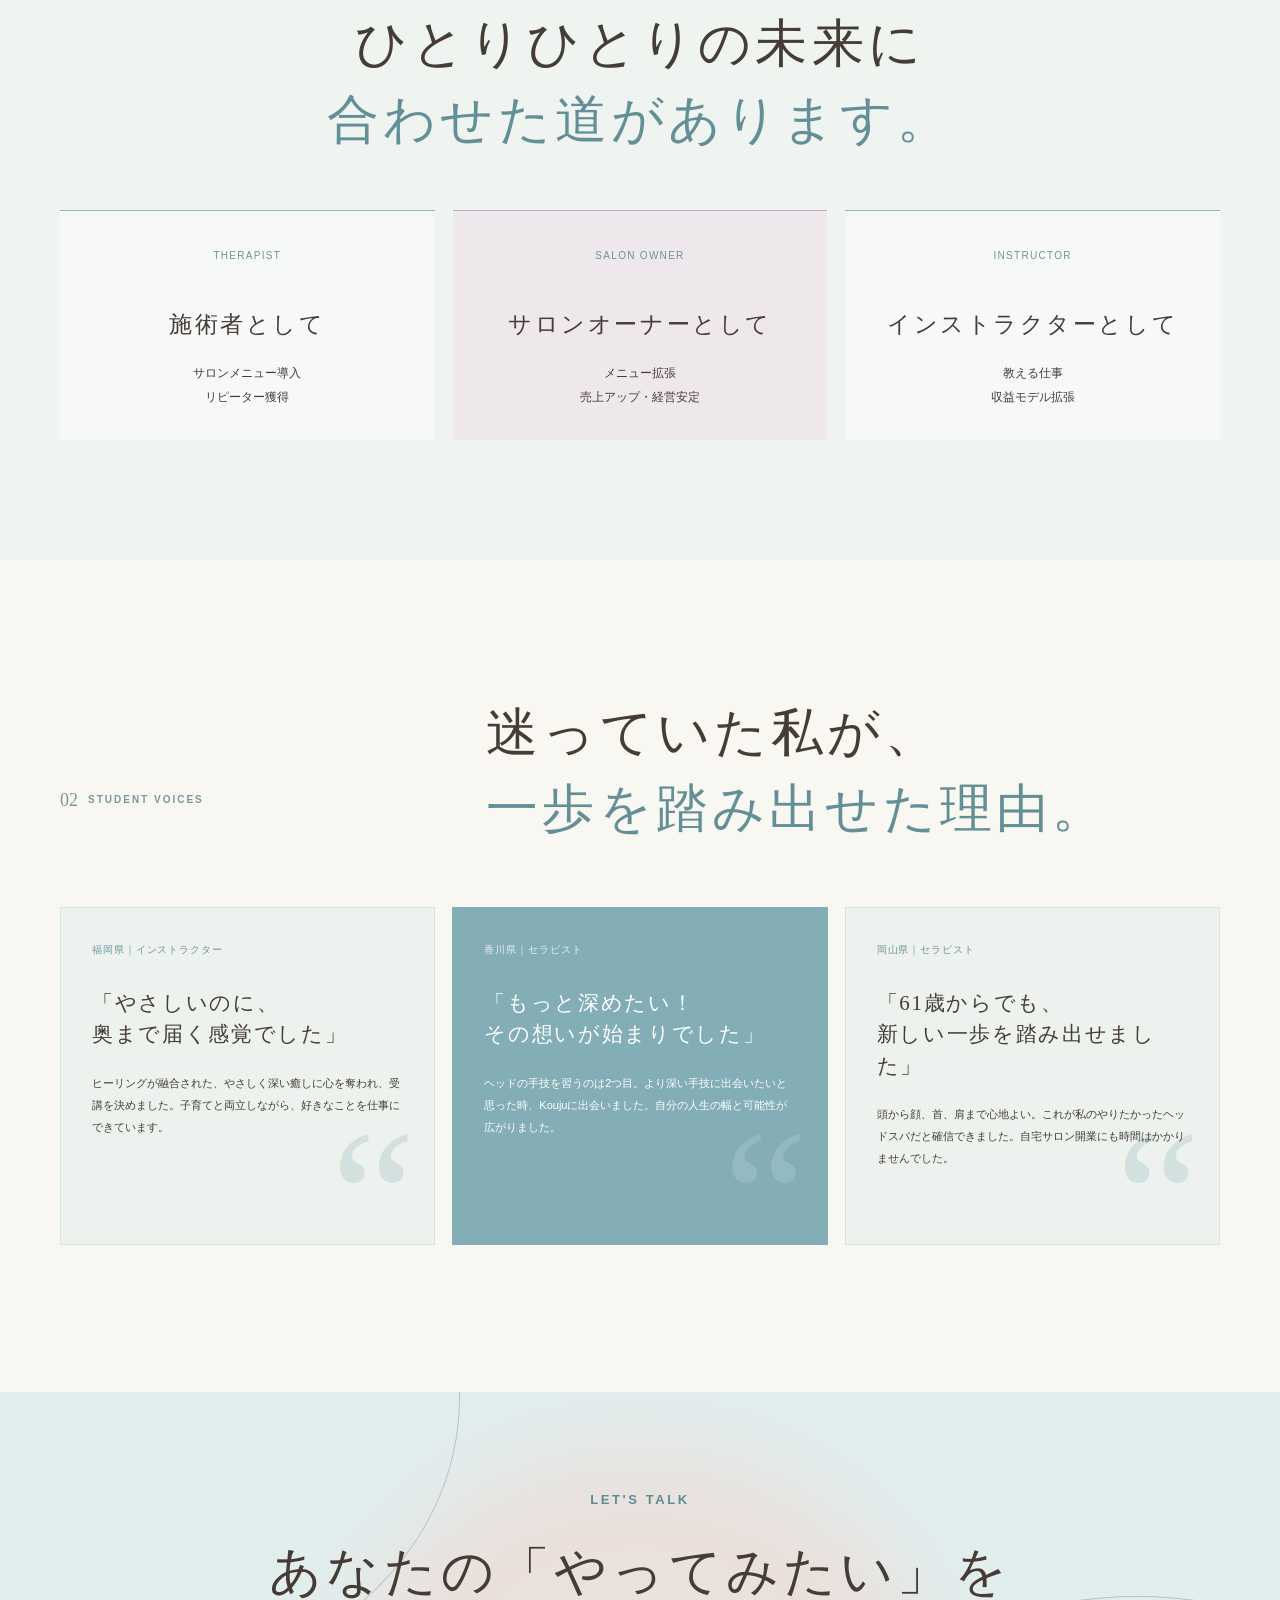
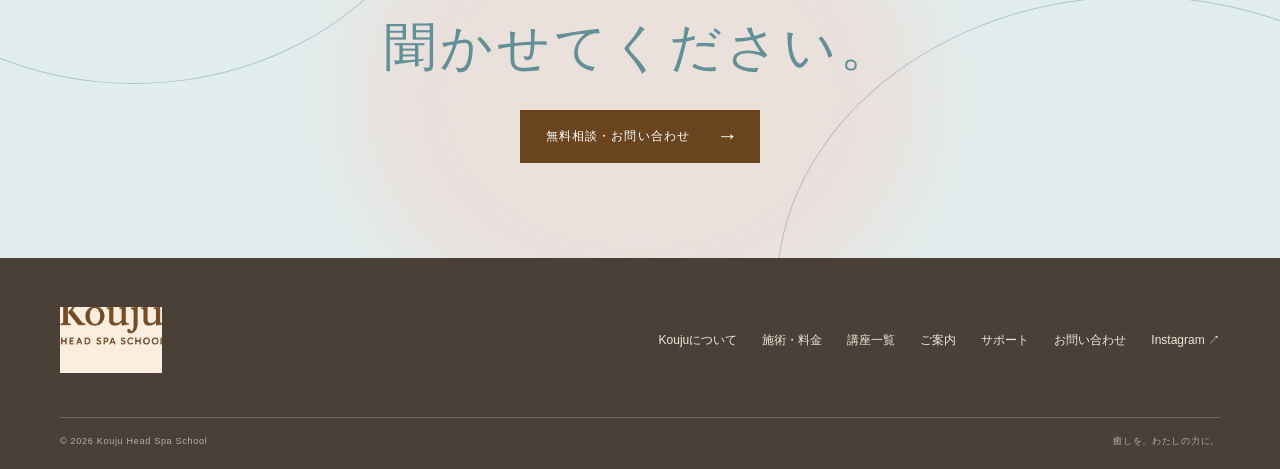
<file: support.html>
<!doctype html>
<html lang="ja">
  <head><meta charset="UTF-8" /><meta name="viewport" content="width=device-width, initial-scale=1.0" /><meta name="description" content="Kouju Head Spa Schoolの資格取得後も続くサポートと、受講生の声。" /><title>サポート｜Kouju Head Spa School</title><link rel="stylesheet" href="assets/css/styles.css" /></head>
  <body>
    <header class="site-header" data-header><a class="brand" href="index.html" aria-label="Kouju Head Spa School トップへ"><img src="assets/images/4FA1D963-847F-4D40-83AE-AE0FB5ECFF4A.jpg" alt="Kouju Head Spa School" /></a><nav class="nav" aria-label="メインメニュー" data-nav><a href="index.html">トップ</a><a href="about.html">Koujuについて</a><a href="treatment.html">施術・料金</a><a href="course.html">講座一覧</a><a href="guide.html">ご案内</a><a class="is-current" href="support.html">サポート</a><a href="contact.html">お問い合わせ</a></nav><a class="header-cta" href="contact.html"><span>無料相談・お問い合わせ</span><svg viewBox="0 0 24 24" aria-hidden="true"><path d="M5 12h13M13 6l6 6-6 6" /></svg></a><button class="menu-button" type="button" aria-label="メニューを開く" aria-expanded="false" data-menu-button><span></span><span></span></button></header>
    <main>
      <section class="page-hero page-hero-support"><div class="shell page-hero-inner"><div class="reveal"><p class="eyebrow">AFTER SUPPORT</p><h1>学んだあとも、<br /><em>ひとりにしない。</em></h1><p>資格取得後の未来まで、あなたの活動に伴走します。</p></div><div class="support-hero-note reveal delay-1"><span>Learn</span><i></i><span>Grow</span><i></i><span>Connect</span></div></div></section>
      <section class="section support-section"><div class="shell"><div class="support-heading reveal"><div class="section-label"><span>01</span><p>WHAT WE OFFER</p></div><div><p class="kicker">資格取得はゴールではなく、スタート。</p><h2>続けられるから、<br /><em>自信になる。</em></h2></div></div><div class="support-layout"><div class="support-intro reveal"><p>学びを一度きりで終わらせない、安心のアフターフォロー。技術・学び・つながり・発信を通じて、あなたの活動を長く支えます。</p><a class="button button-outline" href="contact.html">相談してみる <span>→</span></a></div><div class="support-grid"><article class="support-card reveal"><span>01</span><h3>技術フォロー</h3><p>基礎から応用まで、繰り返し学べる実技講習。</p></article><article class="support-card reveal delay-1"><span>02</span><h3>学び・つながり</h3><p>オンライン勉強会や全国の仲間との交流。</p></article><article class="support-card reveal delay-2"><span>03</span><h3>集客・発信</h3><p>SNS運用や画像づくりなど、活動を育てるサポート。</p></article><article class="support-card reveal delay-3"><span>04</span><h3>スクール運営</h3><p>講師として伝えるための、継続した学びの場。</p></article></div></div></div></section>
      <section class="support-flow-section"><div class="shell"><div class="support-flow-heading reveal"><p class="eyebrow">KEEP LEARNING</p><h2>ひとりひとりの未来に<br /><em>合わせた道があります。</em></h2></div><div class="support-flow-grid"><article class="reveal"><span>THERAPIST</span><h3>施術者として</h3><p>サロンメニュー導入<br />リピーター獲得</p></article><article class="reveal delay-1"><span>SALON OWNER</span><h3>サロンオーナーとして</h3><p>メニュー拡張<br />売上アップ・経営安定</p></article><article class="reveal delay-2"><span>INSTRUCTOR</span><h3>インストラクターとして</h3><p>教える仕事<br />収益モデル拡張</p></article></div></div></section>
      <section class="voice-section" id="voice"><div class="shell voice-header reveal"><div class="section-label"><span>02</span><p>STUDENT VOICES</p></div><h2>迷っていた私が、<br /><em>一歩を踏み出せた理由。</em></h2></div><div class="shell voice-grid"><article class="voice-card reveal"><p class="voice-location">福岡県｜インストラクター</p><h3>「やさしいのに、<br />奥まで届く感覚でした」</h3><p>ヒーリングが融合された、やさしく深い癒しに心を奪われ、受講を決めました。子育てと両立しながら、好きなことを仕事にできています。</p><span class="voice-quote">“</span></article><article class="voice-card voice-card-blue reveal delay-1"><p class="voice-location">香川県｜セラピスト</p><h3>「もっと深めたい！<br />その想いが始まりでした」</h3><p>ヘッドの手技を習うのは2つ目。より深い手技に出会いたいと思った時、Koujuに出会いました。自分の人生の幅と可能性が広がりました。</p><span class="voice-quote">“</span></article><article class="voice-card reveal delay-2"><p class="voice-location">岡山県｜セラピスト</p><h3>「61歳からでも、<br />新しい一歩を踏み出せました」</h3><p>頭から顔、首、肩まで心地よい。これが私のやりたかったヘッドスパだと確信できました。自宅サロン開業にも時間はかかりませんでした。</p><span class="voice-quote">“</span></article></div></section>
      <section class="contact-section contact-section-small"><div class="contact-art"></div><div class="shell contact-inner reveal"><p class="eyebrow">LET'S TALK</p><h2>あなたの「やってみたい」を<br /><em>聞かせてください。</em></h2><a class="button button-primary" href="contact.html">無料相談・お問い合わせ <span>→</span></a></div></section>
    </main>
    <footer class="site-footer"><div class="shell footer-grid"><a class="footer-brand" href="index.html"><img src="assets/images/4FA1D963-847F-4D40-83AE-AE0FB5ECFF4A.jpg" alt="Kouju Head Spa School" /></a><div class="footer-links"><a href="about.html">Koujuについて</a><a href="treatment.html">施術・料金</a><a href="course.html">講座一覧</a><a href="guide.html">ご案内</a><a href="support.html">サポート</a><a href="contact.html">お問い合わせ</a><a href="https://www.instagram.com/kouju_yuki/" target="_blank" rel="noreferrer">Instagram ↗</a></div></div><div class="shell footer-bottom"><p>© <span data-year></span> Kouju Head Spa School</p><p>癒しを、わたしの力に。</p></div></footer><script src="assets/js/script.js"></script>
  </body>
</html>
</file>
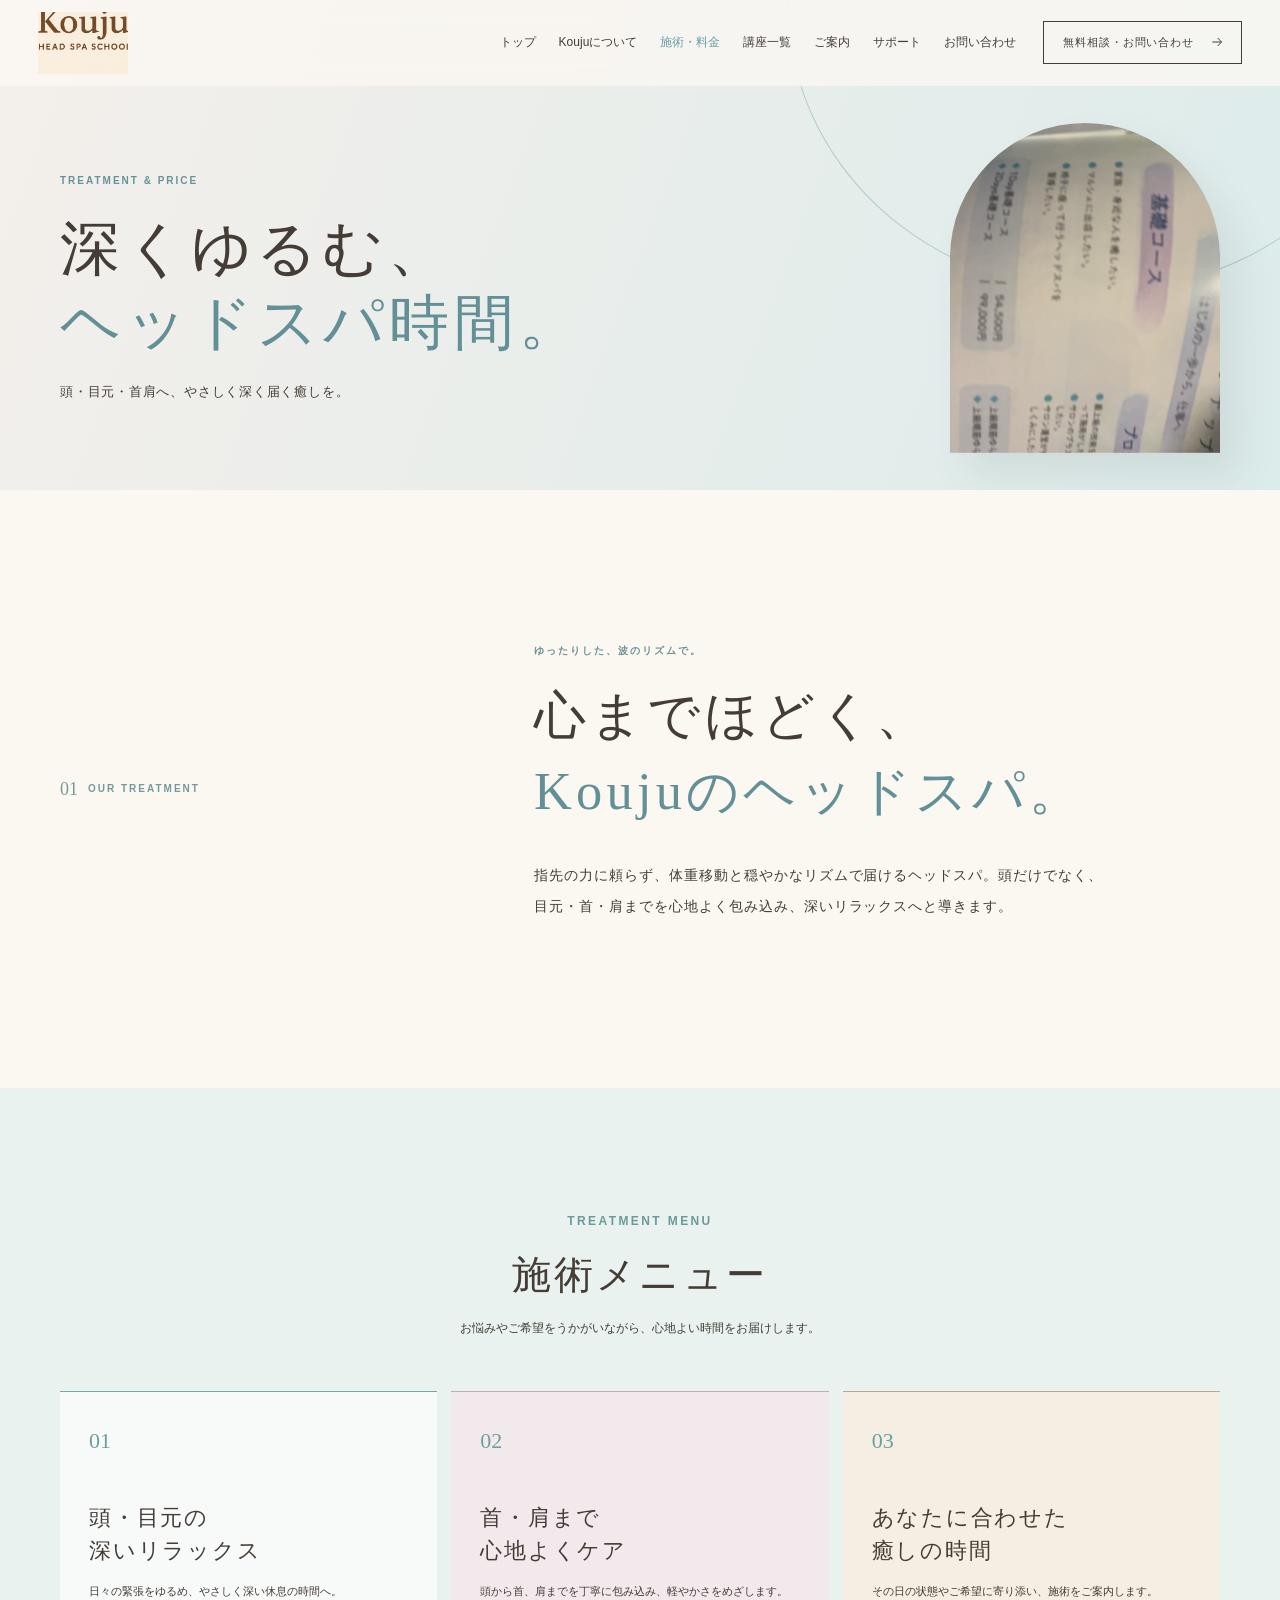
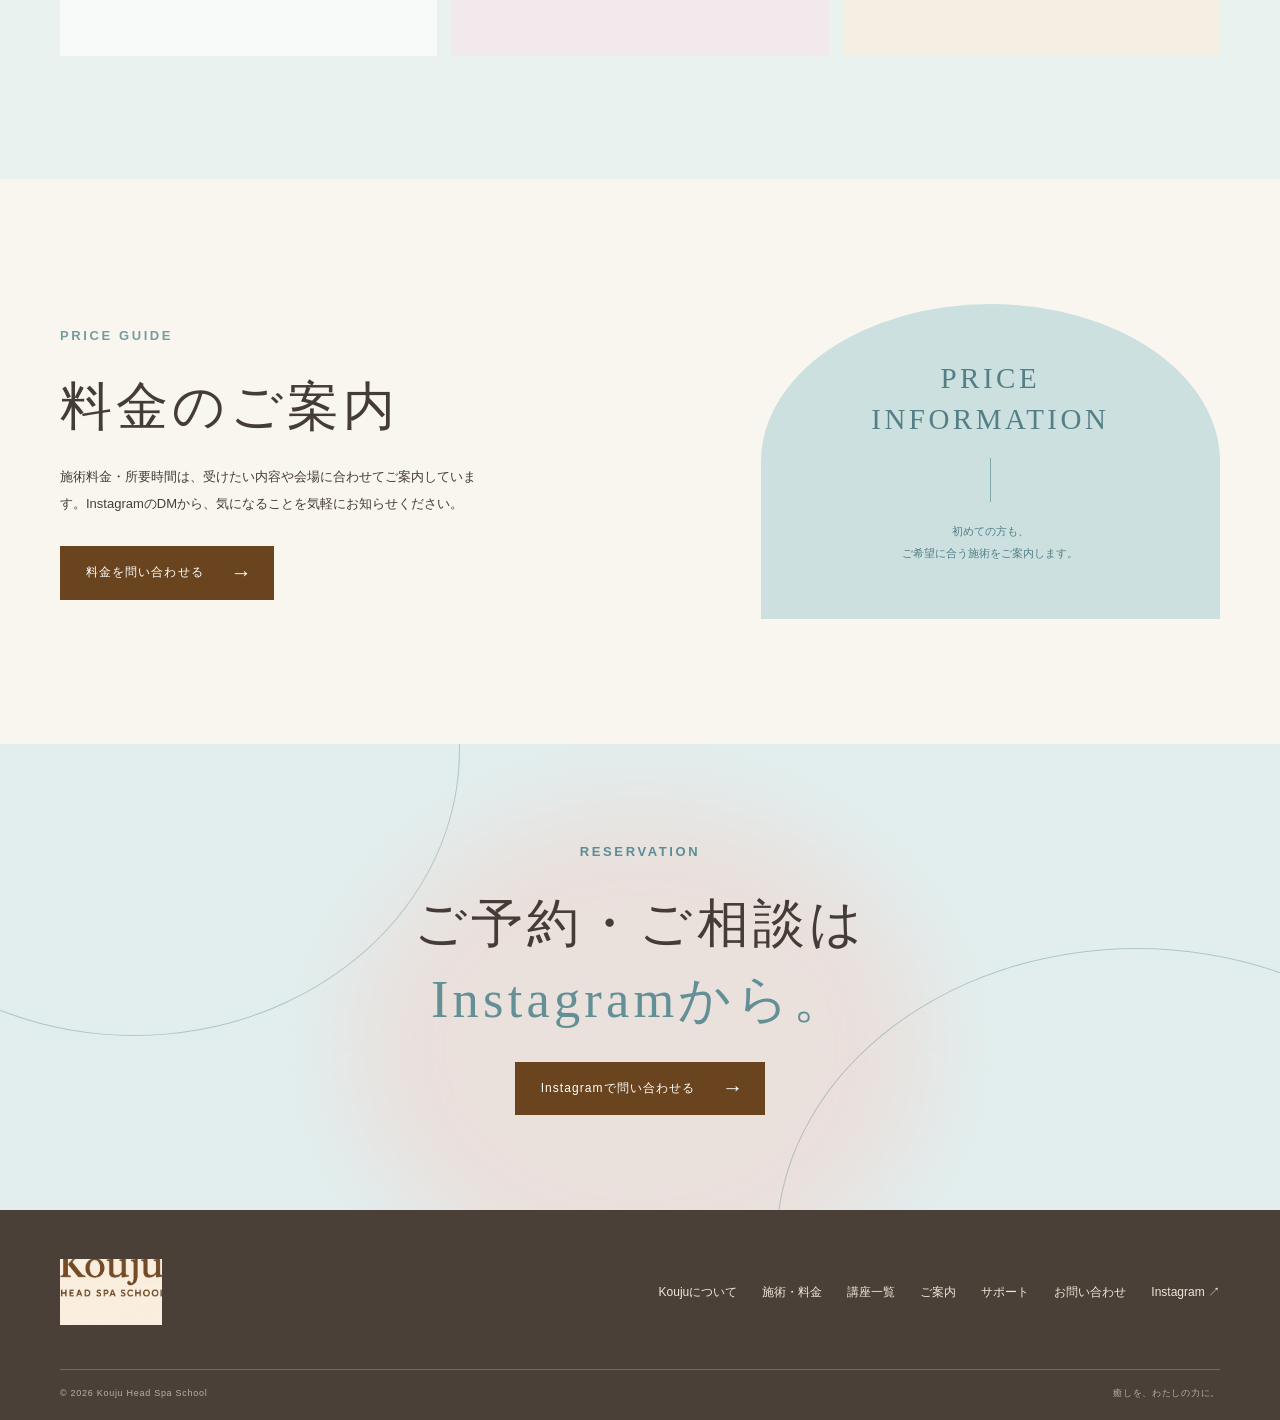
<file: treatment.html>
<!doctype html>
<html lang="ja">
  <head><meta charset="UTF-8" /><meta name="viewport" content="width=device-width, initial-scale=1.0" /><meta name="description" content="Kouju Head Spa Schoolの施術メニューと料金案内。" /><title>施術・料金｜Kouju Head Spa School</title><link rel="stylesheet" href="assets/css/styles.css" /></head>
  <body>
    <header class="site-header" data-header><a class="brand" href="index.html" aria-label="Kouju Head Spa School トップへ"><img src="assets/images/4FA1D963-847F-4D40-83AE-AE0FB5ECFF4A.jpg" alt="Kouju Head Spa School" /></a><nav class="nav" aria-label="メインメニュー" data-nav><a href="index.html">トップ</a><a href="about.html">Koujuについて</a><a class="is-current" href="treatment.html">施術・料金</a><a href="course.html">講座一覧</a><a href="guide.html">ご案内</a><a href="support.html">サポート</a><a href="contact.html">お問い合わせ</a></nav><a class="header-cta" href="contact.html"><span>無料相談・お問い合わせ</span><svg viewBox="0 0 24 24" aria-hidden="true"><path d="M5 12h13M13 6l6 6-6 6" /></svg></a><button class="menu-button" type="button" aria-label="メニューを開く" aria-expanded="false" data-menu-button><span></span><span></span></button></header>
    <main>
      <section class="page-hero page-hero-treatment"><div class="shell page-hero-inner"><div class="reveal"><p class="eyebrow">TREATMENT &amp; PRICE</p><h1>深くゆるむ、<br /><em>ヘッドスパ時間。</em></h1><p>頭・目元・首肩へ、やさしく深く届く癒しを。</p></div><div class="page-hero-image reveal delay-1"><img src="assets/images/S__86196226.jpg" alt="Koujuのヘッドスパ技術を学ぶ講師" /></div></div></section>
      <section class="section treatment-intro"><div class="shell split-intro"><div class="section-label reveal"><span>01</span><p>OUR TREATMENT</p></div><div class="intro-copy reveal"><p class="kicker">ゆったりした、波のリズムで。</p><h2>心までほどく、<br /><em>Koujuのヘッドスパ。</em></h2><p class="body-copy">指先の力に頼らず、体重移動と穏やかなリズムで届けるヘッドスパ。頭だけでなく、目元・首・肩までを心地よく包み込み、深いリラックスへと導きます。</p></div></div></section>
      <section class="treatment-menu-section"><div class="shell"><div class="treatment-menu-heading reveal"><p class="eyebrow">TREATMENT MENU</p><h2>施術メニュー</h2><p>お悩みやご希望をうかがいながら、心地よい時間をお届けします。</p></div><div class="treatment-menu-grid"><article class="treatment-card reveal"><span>01</span><h3>頭・目元の<br />深いリラックス</h3><p>日々の緊張をゆるめ、やさしく深い休息の時間へ。</p></article><article class="treatment-card reveal delay-1"><span>02</span><h3>首・肩まで<br />心地よくケア</h3><p>頭から首、肩までを丁寧に包み込み、軽やかさをめざします。</p></article><article class="treatment-card reveal delay-2"><span>03</span><h3>あなたに合わせた<br />癒しの時間</h3><p>その日の状態やご希望に寄り添い、施術をご案内します。</p></article></div></div></section>
      <section class="price-section"><div class="shell price-grid"><div class="price-copy reveal"><p class="eyebrow">PRICE GUIDE</p><h2>料金のご案内</h2><p>施術料金・所要時間は、受けたい内容や会場に合わせてご案内しています。InstagramのDMから、気になることを気軽にお知らせください。</p><a class="button button-primary" href="https://www.instagram.com/kouju_yuki/" target="_blank" rel="noreferrer">料金を問い合わせる <span>→</span></a></div><div class="price-note reveal delay-1"><span>PRICE<br />INFORMATION</span><i></i><p>初めての方も、<br />ご希望に合う施術をご案内します。</p></div></div></section>
      <section class="contact-section contact-section-small"><div class="contact-art"></div><div class="shell contact-inner reveal"><p class="eyebrow">RESERVATION</p><h2>ご予約・ご相談は<br /><em>Instagramから。</em></h2><a class="button button-primary" href="https://www.instagram.com/kouju_yuki/" target="_blank" rel="noreferrer">Instagramで問い合わせる <span>→</span></a></div></section>
    </main>
    <footer class="site-footer"><div class="shell footer-grid"><a class="footer-brand" href="index.html"><img src="assets/images/4FA1D963-847F-4D40-83AE-AE0FB5ECFF4A.jpg" alt="Kouju Head Spa School" /></a><div class="footer-links"><a href="about.html">Koujuについて</a><a href="treatment.html">施術・料金</a><a href="course.html">講座一覧</a><a href="guide.html">ご案内</a><a href="support.html">サポート</a><a href="contact.html">お問い合わせ</a><a href="https://www.instagram.com/kouju_yuki/" target="_blank" rel="noreferrer">Instagram ↗</a></div></div><div class="shell footer-bottom"><p>© <span data-year></span> Kouju Head Spa School</p><p>癒しを、わたしの力に。</p></div></footer><script src="assets/js/script.js"></script>
  </body>
</html>
</file>
<file: assets/css/styles.css>
:root {
  --ink: #453c36;
  --muted: #766f6a;
  --cream: #fbf8f2;
  --paper: #f4eee3;
  --sky: #d9eaec;
  --sky-deep: #a9ced4;
  --lavender: #e8dfea;
  --rose: #e9d6d4;
  --brown: #69441f;
  --line: rgba(69, 60, 54, 0.16);
  --serif: "Yu Mincho", "Hiragino Mincho ProN", "Times New Roman", serif;
  --sans: "Helvetica Neue", "Hiragino Kaku Gothic ProN", "Yu Gothic", sans-serif;
}

* { box-sizing: border-box; }
html { scroll-behavior: smooth; }
body { margin: 0; color: var(--ink); background: var(--cream); font-family: var(--sans); font-size: 15px; line-height: 1.8; overflow-x: hidden; }
a { color: inherit; text-decoration: none; }
button { color: inherit; font: inherit; }
img { display: block; max-width: 100%; }
.shell { width: min(1160px, calc(100% - 64px)); margin: 0 auto; }
.section { padding: 152px 0; }
.eyebrow, .kicker, .section-label p { margin: 0; font-size: 10px; font-weight: 600; letter-spacing: .2em; }
.kicker { color: #6b8f96; margin-bottom: 17px; }
h1, h2, h3, p { margin-top: 0; }
h1, h2, .statement h2 { font-family: var(--serif); font-weight: 400; letter-spacing: .08em; }
h2 { margin-bottom: 28px; font-size: clamp(32px, 4.1vw, 56px); line-height: 1.45; }
h1 em, h2 em { color: #638f96; font-style: normal; }

.site-header { position: fixed; z-index: 20; top: 0; left: 0; display: flex; align-items: center; width: 100%; height: 86px; padding: 12px 38px; background: rgba(251, 248, 242, .78); border-bottom: 1px solid transparent; backdrop-filter: blur(12px); transition: .3s; }
.site-header.is-scrolled { height: 72px; background: rgba(251, 248, 242, .93); border-color: var(--line); }
.brand { display: block; width: 90px; height: 62px; overflow: hidden; }
.brand img { width: 100%; height: 100%; object-fit: cover; object-position: 50% 76%; transform: scale(1.95); }
.nav { display: flex; gap: 23px; margin-left: auto; margin-right: 27px; }
.nav a, .footer-links a { font-size: 12px; transition: color .2s; }
.nav a:hover, .footer-links a:hover { color: #6a9da5; }
.nav a.is-current { color: #6a9da5; }
.header-cta { display: inline-flex; align-items: center; gap: 15px; padding: 11px 16px 11px 19px; border: 1px solid var(--ink); font-size: 11px; letter-spacing: .08em; transition: .25s; }
.header-cta svg { width: 16px; fill: none; stroke: currentColor; stroke-width: 1.5; }
.header-cta:hover { color: white; background: var(--ink); }
.menu-button { display: none; }

.hero { position: relative; min-height: 780px; padding-top: 86px; overflow: hidden; background: linear-gradient(117deg, #f6f2eb 0%, #f4f1ea 38%, #dcecee 100%); }
.hero:after { position: absolute; right: -9vw; bottom: -17vw; width: 70vw; height: 45vw; border: 1px solid rgba(89, 145, 156, .3); border-radius: 50%; content: ""; transform: rotate(-12deg); }
.hero-glow { position: absolute; border-radius: 50%; filter: blur(1px); }
.hero-glow-one { top: 12%; right: 11%; width: 360px; height: 360px; background: rgba(218, 196, 218, .45); }
.hero-glow-two { bottom: -20%; left: 23%; width: 300px; height: 300px; background: rgba(237, 206, 199, .38); }
.hero-grid { position: relative; z-index: 1; display: grid; grid-template-columns: 1.05fr .95fr; min-height: 610px; align-items: center; padding-top: 46px; }
.hero-copy { padding: 72px 0 60px; }
.hero-copy .eyebrow { color: #6e8f91; margin-bottom: 25px; }
h1 { margin-bottom: 28px; font-size: clamp(51px, 6.2vw, 82px); line-height: 1.23; }
.hero-lead { margin-bottom: 37px; font-size: 15px; line-height: 2.1; letter-spacing: .08em; }
.hero-actions { display: flex; align-items: center; gap: 27px; }
.button { display: inline-flex; align-items: center; justify-content: center; gap: 27px; padding: 15px 20px 15px 25px; border: 1px solid var(--ink); font-size: 12px; letter-spacing: .09em; transition: .25s; }
.button span { font-size: 21px; line-height: .7; font-weight: 300; }
.button-primary { color: white; border-color: var(--brown); background: var(--brown); }
.button-primary:hover { color: var(--brown); background: transparent; }
.button-outline:hover { color: white; background: var(--ink); }
.text-link { padding-bottom: 4px; border-bottom: 1px solid var(--ink); font-size: 12px; letter-spacing: .1em; }
.text-link span { margin-left: 16px; }
.hero-visual { position: relative; justify-self: center; width: min(100%, 420px); height: 512px; }
.hero-image-frame { position: absolute; top: 40px; right: 26px; width: 290px; height: 410px; border-radius: 150px 150px 12px 12px; overflow: hidden; box-shadow: 22px 29px 42px rgba(82, 85, 80, .13); }
.hero-image-frame:after { position: absolute; inset: 0; background: linear-gradient(180deg, rgba(118, 163, 167, .06), rgba(83, 74, 61, .26)); content: ""; }
.hero-image-frame img { width: 100%; height: 100%; object-fit: cover; object-position: 60% 48%; filter: saturate(.8) contrast(.94); }
.hero-orbit { position: absolute; border: 1px solid rgba(109, 146, 151, .65); border-radius: 50%; }
.orbit-one { top: 1px; left: -2px; width: 376px; height: 376px; }
.orbit-two { top: 20px; left: 22px; width: 342px; height: 342px; transform: rotate(-24deg); }
.hero-note { position: absolute; right: 0; bottom: 28px; display: flex; align-items: end; gap: 8px; width: 160px; color: #355c65; font-size: 10px; line-height: 1.6; letter-spacing: .1em; }
.hero-note i { width: 42px; height: 1px; margin-bottom: 8px; background: #355c65; }
.hero-note b { font-family: var(--serif); font-size: 21px; font-weight: 400; }
.vertical-word { position: absolute; top: 110px; left: -20px; margin: 0; color: #6c9197; font-size: 9px; letter-spacing: .25em; writing-mode: vertical-rl; }
.hero-bottom { position: relative; z-index: 1; display: flex; align-items: center; gap: 15px; padding-bottom: 25px; color: #769397; font-size: 9px; letter-spacing: .18em; }
.hero-bottom span { display: block; width: 60px; height: 1px; background: #91b0b4; }
.hero-bottom p:last-child { margin-left: auto; }

.split-intro { display: grid; grid-template-columns: 1fr 1.8fr; gap: 8%; }
.section-label { display: flex; align-items: center; gap: 10px; color: #76999e; }
.section-label span { font-family: var(--serif); font-size: 18px; }
.intro-copy { max-width: 655px; }
.intro-copy h2 { margin-bottom: 31px; }
.body-copy { max-width: 570px; font-size: 14px; line-height: 2.2; letter-spacing: .07em; }
.pillars { display: grid; grid-template-columns: repeat(3, 1fr); margin-top: 85px; border-top: 1px solid var(--line); }
.pillar-card { position: relative; min-height: 295px; padding: 33px 38px 28px; border-right: 1px solid var(--line); }
.pillar-card:first-child { border-left: 1px solid var(--line); }
.pillar-number { position: absolute; top: 28px; right: 30px; color: #a9cdd1; font-family: var(--serif); font-size: 25px; }
.pillar-icon { display: grid; width: 47px; height: 47px; margin-bottom: 34px; border: 1px solid #8fb5b9; border-radius: 50%; color: #618d94; font-size: 23px; place-content: center; }
.pillar-card h3 { margin-bottom: 9px; font-family: var(--serif); font-size: 22px; font-weight: 400; letter-spacing: .14em; }
.pillar-card p { margin: 0; font-size: 12px; line-height: 2; }

.statement { position: relative; overflow: hidden; padding: 128px 0 120px; color: white; background: #79aeb8; }
.statement:before, .statement:after { position: absolute; border: 1px solid rgba(255,255,255,.32); border-radius: 50%; content: ""; }
.statement:before { top: -150px; left: -40px; width: 550px; height: 500px; }
.statement:after { right: -100px; bottom: -260px; width: 650px; height: 570px; }
.statement-watercolor { position: absolute; top: 15%; left: 22%; width: 55%; height: 60%; border-radius: 50%; background: rgba(116, 185, 190, .5); filter: blur(42px); transform: rotate(-10deg); }
.statement-inner { position: relative; z-index: 1; text-align: center; }
.statement-mark { height: 46px; margin-bottom: 2px; font-family: var(--serif); font-size: 92px; line-height: 1; }
.statement h2 { margin-bottom: 19px; font-size: clamp(29px, 4vw, 49px); line-height: 1.55; }
.statement-inner > p:not(.statement-mark) { margin-bottom: 24px; font-size: 13px; letter-spacing: .11em; }
.statement-line { width: 1px; height: 42px; margin: 0 auto 18px; background: rgba(255,255,255,.75); }
.statement-inner span { font-size: 9px; letter-spacing: .22em; }

.course-section { background: #faf8f4; }
.section-heading, .support-heading { display: grid; grid-template-columns: 1fr 2.2fr; gap: 8%; }
.section-heading h2, .support-heading h2 { margin-bottom: 0; }
.course-tabs { display: flex; gap: 12px; margin: 64px 0 30px; border-bottom: 1px solid var(--line); }
.course-tab { position: relative; padding: 0 12px 14px; border: 0; color: var(--muted); background: transparent; cursor: pointer; font-size: 12px; letter-spacing: .08em; }
.course-tab:after { position: absolute; right: 0; bottom: -1px; left: 0; height: 2px; background: var(--brown); content: ""; transform: scaleX(0); transition: .25s; }
.course-tab.is-active { color: var(--brown); }
.course-tab.is-active:after { transform: scaleX(1); }
.course-grid { display: grid; grid-template-columns: repeat(3, 1fr); gap: 19px; }
.course-card { display: flex; min-height: 385px; flex-direction: column; padding: 29px 31px 25px; border: 1px solid #d9e4e4; background: #e8f0ee; transition: opacity .25s, transform .25s; }
.course-card:nth-child(3) { background: #f0eaec; border-color: #e5dadd; }
.course-card-featured { color: #fff; border-color: #6fa5ae; background: #78abb3; }
.course-card.is-hidden { display: none; }
.course-card-top { display: flex; justify-content: space-between; color: #638d92; font-size: 10px; letter-spacing: .16em; }
.course-card-featured .course-card-top { color: rgba(255,255,255,.8); }
.course-card h3 { margin: 47px 0 7px; font-family: var(--serif); font-size: 29px; font-weight: 400; line-height: 1.3; letter-spacing: .09em; }
.course-for { margin-bottom: 25px; font-size: 11px; }
.course-card ul { margin: auto 0 25px; padding: 0; list-style: none; }
.course-card li { display: flex; justify-content: space-between; gap: 9px; padding: 9px 0; border-top: 1px solid rgba(87, 111, 109, .25); font-size: 11px; }
.course-card-featured li { border-color: rgba(255,255,255,.35); }
.course-card li b { font-weight: 400; }
.course-card li span { white-space: nowrap; font-size: 10px; }
.course-card > a { display: flex; justify-content: space-between; padding-top: 12px; border-top: 1px solid currentColor; font-size: 11px; letter-spacing: .05em; }
.course-card > a span { font-size: 17px; line-height: 1; }
.course-additional { display: flex; justify-content: space-between; gap: 35px; margin-top: 24px; padding: 24px 4px; border-top: 1px solid var(--line); border-bottom: 1px solid var(--line); }
.course-additional p { max-width: 690px; margin: 0; color: var(--muted); font-size: 11px; line-height: 2; }
.course-additional strong { color: #6b9399; letter-spacing: .1em; }
.course-additional a { flex: none; align-self: center; padding-bottom: 3px; border-bottom: 1px solid var(--ink); font-size: 11px; }
.course-additional a span { margin-left: 11px; }

.path-section { padding: 130px 0; background: #e8f1f1; }
.path-grid { display: grid; grid-template-columns: .9fr 1.1fr; gap: 11%; align-items: center; }
.path-photo { position: relative; height: 530px; overflow: hidden; }
.path-photo:before { position: absolute; z-index: 1; inset: 0; background: linear-gradient(180deg, rgba(103, 151, 156, .08), rgba(53, 50, 47, .29)); content: ""; }
.path-photo img { width: 100%; height: 100%; object-fit: cover; object-position: 61% 50%; filter: sepia(.1) saturate(.78); }
.path-copy h2 { margin-bottom: 24px; }
.path-copy > p { max-width: 455px; margin-bottom: 35px; font-size: 13px; line-height: 2.15; }
.path-list { margin: 0; padding: 0; list-style: none; }
.path-list li { display: flex; align-items: center; gap: 18px; padding: 13px 0; border-top: 1px solid rgba(92, 127, 130, .3); }
.path-list li:last-child { border-bottom: 1px solid rgba(92, 127, 130, .3); }
.path-list span { color: #6f9da3; font-family: var(--serif); font-size: 23px; }
.path-list b { display: block; font-family: var(--serif); font-size: 17px; font-weight: 400; letter-spacing: .08em; }
.path-list small { color: var(--muted); font-size: 10px; }

.support-section { background: #f7f1ed; }
.support-layout { display: grid; grid-template-columns: .78fr 1.22fr; gap: 8%; margin-top: 70px; }
.support-intro p { margin-bottom: 30px; font-size: 13px; line-height: 2.1; }
.support-grid { display: grid; grid-template-columns: repeat(2, 1fr); gap: 12px; }
.support-card { min-height: 194px; padding: 25px; background: rgba(255,255,255,.52); }
.support-card:nth-child(2) { background: #e7efef; }
.support-card:nth-child(3) { background: #ece3e7; }
.support-card span { color: #6e9da3; font-family: var(--serif); font-size: 18px; }
.support-card h3 { margin: 26px 0 7px; font-family: var(--serif); font-size: 20px; font-weight: 400; letter-spacing: .08em; }
.support-card p { margin: 0; font-size: 11px; line-height: 1.9; }

.voice-section { padding: 134px 0 147px; background: #f9f7f1; }
.voice-header { display: grid; grid-template-columns: 1fr 2.2fr; gap: 8%; }
.voice-header h2 { margin-bottom: 60px; }
.voice-grid { display: grid; grid-template-columns: repeat(3, 1fr); gap: 17px; }
.voice-card { position: relative; min-height: 338px; padding: 33px 31px; overflow: hidden; border: 1px solid #d8e2df; background: #edf2ef; }
.voice-card-blue { border-color: #8caeb5; color: white; background: #83aeb6; }
.voice-location { margin-bottom: 29px; color: #6e969a; font-size: 10px; letter-spacing: .09em; }
.voice-card-blue .voice-location { color: rgba(255,255,255,.82); }
.voice-card h3 { position: relative; z-index: 1; margin-bottom: 21px; font-family: var(--serif); font-size: 21px; font-weight: 400; line-height: 1.5; letter-spacing: .08em; }
.voice-card > p:not(.voice-location) { position: relative; z-index: 1; margin: 0; font-size: 11px; line-height: 2; }
.voice-quote { position: absolute; right: 19px; bottom: -48px; color: rgba(133,177,177,.25); font-family: var(--serif); font-size: 190px; line-height: 1; }
.voice-card-blue .voice-quote { color: rgba(255,255,255,.14); }

.contact-section { position: relative; overflow: hidden; padding: 145px 0; text-align: center; background: #e2eeee; }
.contact-section:before, .contact-section:after { position: absolute; border: 1px solid rgba(95,139,146,.4); border-radius: 50%; content: ""; }
.contact-section:before { top: -280px; left: -15%; width: 650px; height: 570px; }
.contact-section:after { right: -17%; bottom: -330px; width: 720px; height: 590px; }
.contact-art { position: absolute; top: 13%; left: 50%; width: 45vw; height: 38vw; border-radius: 50%; background: rgba(244, 206, 198, .45); filter: blur(45px); transform: translateX(-50%); }
.contact-inner { position: relative; z-index: 1; }
.contact-inner .eyebrow { margin-bottom: 20px; color: #5a8d95; }
.contact-inner h2 { margin-bottom: 21px; }
.contact-inner > p { margin-bottom: 31px; font-size: 13px; line-height: 2; }
.button-large { min-width: 270px; padding-block: 18px; }

.site-footer { padding: 49px 0 19px; color: #eee5d9; background: #4b4038; }
.footer-grid { display: flex; align-items: center; padding-bottom: 44px; border-bottom: 1px solid rgba(255,255,255,.22); }
.footer-brand { display: block; width: 102px; height: 66px; overflow: hidden; }
.footer-brand img { width: 100%; height: 100%; object-fit: cover; object-position: 50% 76%; transform: scale(1.95); }
.footer-links { display: flex; gap: 25px; margin-left: auto; }
.footer-bottom { display: flex; justify-content: space-between; padding-top: 15px; color: rgba(238,229,217,.67); font-size: 9px; letter-spacing: .08em; }
.footer-bottom p { margin: 0; }

/* Home page */
.large-link { display: inline-block; margin-top: 31px; font-size: 12px; }
.mini-pillars { display: flex; align-items: center; justify-content: center; gap: 20px; margin-top: 86px; color: #75999c; font-family: var(--serif); font-size: 13px; letter-spacing: .13em; }
.mini-pillars i { width: 40px; height: 1px; background: #b7cdca; }
.home-course { background: #e7efef; }
.home-course-top { display: flex; align-items: end; justify-content: space-between; gap: 60px; margin-bottom: 53px; }
.home-course-top .eyebrow { color: #6d969d; margin-bottom: 17px; }
.home-course-top h2 { margin: 0; }
.home-course-top > p { max-width: 330px; margin: 0 0 8px; font-size: 12px; line-height: 2.05; }
.course-link-grid { display: grid; grid-template-columns: repeat(3, 1fr); gap: 1px; background: rgba(94, 131, 132, .26); }
.course-link-card { position: relative; min-height: 290px; padding: 30px; overflow: hidden; background: #f7f5ef; transition: background .25s, color .25s; }
.course-link-card:nth-child(2) { background: #f5f0f1; }.course-link-card:nth-child(3) { background: #f3f6f3; }
.course-link-card:after { position: absolute; right: -15px; bottom: -75px; color: rgba(118, 169, 174, .13); font-family: var(--serif); font-size: 200px; content: attr(data-number); transition: .3s; }
.course-link-card:hover { color: white; background: #79aeb7; }.course-link-card:hover:after { color: rgba(255,255,255,.12); }
.course-link-card span { display: block; margin-bottom: 38px; color: #729ca2; font-family: var(--serif); font-size: 21px; }.course-link-card:hover span { color: white; }
.course-link-card p { margin-bottom: 7px; color: #6b9297; font-size: 10px; letter-spacing: .14em; }.course-link-card:hover p { color: rgba(255,255,255,.8); }
.course-link-card h3 { margin-bottom: 31px; font-family: var(--serif); font-size: 24px; font-weight: 400; line-height: 1.45; letter-spacing: .08em; }
.course-link-card b { position: relative; z-index: 1; font-size: 11px; font-weight: 400; }
.home-course-foot { display: flex; align-items: center; justify-content: space-between; gap: 35px; padding-top: 34px; }.home-course-foot p { margin: 0; color: #5f777a; font-size: 11px; }
.home-support { background: #f9f7f2; }.home-support-grid { display: grid; grid-template-columns: .9fr 1.1fr; gap: 11%; align-items: center; }.home-support-photo { height: 470px; overflow: hidden; }.home-support-photo img { width: 100%; height: 100%; object-fit: cover; object-position: 50% 25%; filter: saturate(.75); }.home-support-copy > p:not(.eyebrow) { max-width: 420px; margin-bottom: 27px; font-size: 13px; line-height: 2.1; }.home-support-copy .eyebrow { margin-bottom: 19px; color: #719aa0; }.home-support-copy h2 { margin-bottom: 24px; }

/* Page hero */
.page-hero { position: relative; min-height: 490px; padding-top: 86px; overflow: hidden; background: #e7f0ef; }.page-hero:before { position: absolute; top: -280px; right: -130px; width: 620px; height: 570px; border: 1px solid rgba(93, 143, 147, .37); border-radius: 50%; content: ""; }.page-hero-inner { position: relative; z-index: 1; display: grid; grid-template-columns: 1.2fr .8fr; min-height: 404px; align-items: center; }.page-hero .eyebrow { margin-bottom: 22px; color: #669299; }.page-hero h1 { margin-bottom: 20px; font-size: clamp(39px, 4.7vw, 66px); }.page-hero h1 + p { margin: 0; font-size: 13px; letter-spacing: .06em; }.page-hero-about { background: linear-gradient(110deg, #f6f3ed, #e0eff0); }.page-hero-course { background: linear-gradient(110deg, #f5eff1, #e7efec); }.page-hero-support { background: linear-gradient(110deg, #e5eeee, #e8e5ee); }.page-hero-contact { background: linear-gradient(110deg, #f7f3ed, #eaf0ed); }.page-hero-treatment { background: linear-gradient(110deg, #f4efeb, #dceceb); }.page-hero-guide { background: linear-gradient(110deg, #f5f1ed, #e9e5ef); }
.page-hero-image { justify-self: end; width: 270px; height: 330px; overflow: hidden; border-radius: 150px 150px 0 0; box-shadow: 18px 22px 39px rgba(77, 82, 79, .11); }.page-hero-image img { width: 100%; height: 100%; object-fit: cover; object-position: 50% 20%; }
.course-hero-art { position: relative; width: 315px; height: 315px; justify-self: end; border: 1px solid rgba(96, 143, 150, .45); border-radius: 50%; }.course-hero-art:before, .course-hero-art:after { position: absolute; border: 1px solid rgba(96, 143, 150, .4); border-radius: 50%; content: ""; }.course-hero-art:before { inset: 25px; }.course-hero-art:after { inset: 55px; }.course-hero-art span { position: absolute; z-index: 1; color: #628c92; font-family: var(--serif); font-size: 28px; }.course-hero-art span:nth-child(1) { top: 33px; left: 35px; }.course-hero-art span:nth-child(2) { top: 135px; right: 20px; }.course-hero-art span:nth-child(3) { bottom: 25px; left: 82px; }.course-hero-art i { position: absolute; top: 50%; left: 50%; width: 70px; height: 70px; border-radius: 50%; background: rgba(236, 204, 202, .72); transform: translate(-50%, -50%); }
.support-hero-note { display: flex; width: 300px; height: 300px; flex-direction: column; align-items: center; justify-content: center; justify-self: end; border: 1px solid rgba(92, 140, 148, .48); border-radius: 50%; color: #638c94; font-family: var(--serif); font-size: 31px; line-height: 1.2; }.support-hero-note i { display: block; width: 48px; height: 1px; margin: 15px 0; background: #82aaaf; }.contact-hero-circle { display: grid; width: 260px; height: 260px; justify-self: end; border-radius: 50%; background: #b9d9d7; color: white; font-family: var(--serif); font-size: 34px; letter-spacing: .08em; line-height: 1.35; place-content: center; text-align: center; box-shadow: 22px 26px 0 #efdeda; }.guide-hero-mark { display: grid; width: 282px; height: 282px; justify-self: end; border: 1px solid rgba(112, 147, 157, .5); border-radius: 50%; color: #6a929c; place-content: center; text-align: center; }.guide-hero-mark span { font-family: var(--serif); font-size: 70px; line-height: 1; }.guide-hero-mark small { display: block; margin-top: 16px; font-size: 10px; letter-spacing: .18em; line-height: 1.8; }

/* Course page */
.course-page-intro { padding-bottom: 90px; }.course-list-section { padding-bottom: 130px; background: #faf8f4; }.course-list { border-top: 1px solid var(--line); }.course-detail { position: relative; display: grid; grid-template-columns: .55fr 1.55fr 1.2fr 50px; gap: 20px; align-items: center; min-height: 270px; padding: 31px 0; border-bottom: 1px solid var(--line); }.course-detail-number { align-self: start; color: #87b0b2; font-family: var(--serif); font-size: 37px; }.course-detail-main > p { margin-bottom: 22px; color: #71999d; font-size: 10px; letter-spacing: .16em; }.course-detail-main h2 { margin-bottom: 9px; font-size: 34px; line-height: 1.2; }.course-detail-main h3 { margin-bottom: 13px; font-size: 13px; font-weight: 400; letter-spacing: .08em; }.course-detail-main > p:last-child { max-width: 405px; margin: 0; color: var(--muted); font-size: 11px; line-height: 2; letter-spacing: 0; }.course-prices { padding: 19px 0; }.course-prices div { display: flex; justify-content: space-between; gap: 10px; padding: 10px 0; border-top: 1px solid var(--line); font-size: 11px; }.course-prices div:last-child { border-bottom: 1px solid var(--line); }.course-prices b { font-weight: 400; }.course-prices span { white-space: nowrap; }.course-prices-long div { font-size: 10px; }.course-arrow { display: grid; width: 43px; height: 43px; border: 1px solid var(--ink); border-radius: 50%; font-size: 20px; place-content: center; transition: .25s; }.course-arrow:hover { color: white; background: var(--ink); }.course-detail-dark { color: white; border-color: rgba(255,255,255,.2); padding-inline: 34px; background: #759fa8; }.course-detail-dark .course-detail-number, .course-detail-dark .course-detail-main > p { color: rgba(255,255,255,.71); }.course-detail-dark .course-prices div { border-color: rgba(255,255,255,.28); }.course-detail-dark .course-arrow { border-color: white; }

/* Support page */
.support-flow-section { padding: 120px 0; background: #eff4f1; }.support-flow-heading { text-align: center; }.support-flow-heading .eyebrow { color: #71969a; margin-bottom: 16px; }.support-flow-heading h2 { margin-bottom: 53px; }.support-flow-grid { display: grid; grid-template-columns: repeat(3, 1fr); gap: 18px; }.support-flow-grid article { min-height: 230px; padding: 29px; text-align: center; border-top: 1px solid #8db6b8; background: rgba(255,255,255,.51); }.support-flow-grid article:nth-child(2) { border-color: #b6aebc; background: #eee7eb; }.support-flow-grid span { color: #6b9399; font-size: 10px; letter-spacing: .13em; }.support-flow-grid h3 { margin: 37px 0 15px; font-family: var(--serif); font-size: 23px; font-weight: 400; letter-spacing: .11em; }.support-flow-grid p { margin: 0; font-size: 12px; line-height: 2; }

/* Contact page */
.contact-options-intro { max-width: 710px; text-align: center; margin: 0 auto 54px; }.contact-options-intro .kicker { margin-bottom: 16px; }.contact-options-intro h2 { margin-bottom: 17px; }.contact-options-intro > p:last-child { margin: 0; font-size: 13px; }.contact-option-grid { display: grid; grid-template-columns: repeat(2, 1fr); gap: 17px; max-width: 920px; margin: 0 auto; }.contact-option { position: relative; min-height: 280px; padding: 30px; border: 1px solid #95b8ba; background: #e4f0ee; transition: .25s; }.contact-option-alt { border-color: #d4bbc0; background: #f2e8e8; }.contact-option:hover { color: white; background: #789fa6; }.contact-option span { color: #5c9699; font-family: var(--serif); font-size: 23px; }.contact-option:hover span { color: white; }.contact-option p { margin: 38px 0 6px; font-size: 10px; letter-spacing: .14em; }.contact-option h3 { margin-bottom: 8px; font-family: var(--serif); font-size: 25px; font-weight: 400; letter-spacing: .08em; }.contact-option small { font-size: 11px; }.contact-option b { position: absolute; right: 27px; bottom: 21px; font-size: 26px; font-weight: 300; }.consultation-section { background: #e9f1ee; }.consultation-grid { display: grid; grid-template-columns: .9fr 1.1fr; gap: 10%; align-items: center; }.consultation-image { height: 440px; overflow: hidden; }.consultation-image img { width: 100%; height: 100%; object-fit: cover; object-position: 60% 48%; filter: saturate(.78); }.consultation-copy .eyebrow { margin-bottom: 18px; color: #6f959c; }.consultation-copy h2 { margin-bottom: 20px; }.consultation-copy ul, .about-feature-copy ul { margin: 0 0 29px; padding: 0; list-style: none; }.consultation-copy li, .about-feature-copy li { padding: 9px 0; border-bottom: 1px solid rgba(91, 126, 125, .26); font-size: 12px; }.consultation-copy li:before, .about-feature-copy li:before { margin-right: 10px; color: #77a0a5; content: "✦"; }
.pillars-section { padding-bottom: 140px; }.pillars-large { margin-top: 0; }.about-feature { background: #f5f0eb; }.about-feature-grid { display: grid; grid-template-columns: .85fr 1.15fr; gap: 11%; align-items: center; }.about-feature-image { height: 450px; overflow: hidden; }.about-feature-image img { width: 100%; height: 100%; object-fit: cover; object-position: 60% 50%; filter: saturate(.74); }.about-feature-copy .eyebrow { margin-bottom: 17px; color: #71999d; }.about-feature-copy h2 { margin-bottom: 22px; }.contact-section-small { padding: 95px 0; }.contact-section-small .contact-inner h2 { margin-bottom: 25px; }

/* Treatment and guide pages */
.treatment-menu-section { padding: 123px 0; background: #eaf2ef; }.treatment-menu-heading { max-width: 650px; margin: 0 auto 51px; text-align: center; }.treatment-menu-heading .eyebrow, .guide-flow-heading .eyebrow, .guide-choice-heading .eyebrow { color: #6b999c; margin-bottom: 15px; }.treatment-menu-heading h2, .guide-flow-heading h2 { margin-bottom: 14px; font-size: 39px; }.treatment-menu-heading > p { margin: 0; font-size: 12px; }.treatment-menu-grid { display: grid; grid-template-columns: repeat(3, 1fr); gap: 14px; }.treatment-card { min-height: 265px; padding: 29px; border-top: 1px solid #76a5a6; background: rgba(255,255,255,.62); }.treatment-card:nth-child(2) { border-color: #bdaebd; background: #f1e9ec; }.treatment-card:nth-child(3) { border-color: #b8a88e; background: #f4eee3; }.treatment-card span { color: #6d9ea1; font-family: var(--serif); font-size: 22px; }.treatment-card h3 { margin: 42px 0 13px; font-family: var(--serif); font-size: 22px; font-weight: 400; line-height: 1.48; letter-spacing: .08em; }.treatment-card p { margin: 0; font-size: 11px; line-height: 2; }.price-section { padding: 125px 0; background: #f9f6ef; }.price-grid { display: grid; grid-template-columns: 1.1fr .9fr; gap: 12%; align-items: center; }.price-copy .eyebrow { margin-bottom: 18px; color: #759da0; }.price-copy h2 { margin-bottom: 19px; }.price-copy > p { max-width: 440px; margin-bottom: 29px; font-size: 13px; line-height: 2.1; }.price-note { display: flex; min-height: 315px; flex-direction: column; align-items: center; justify-content: center; border-radius: 50% 50% 0 0; background: #cce1df; color: #547f87; text-align: center; }.price-note span { font-family: var(--serif); font-size: 29px; letter-spacing: .12em; line-height: 1.4; }.price-note i { display: block; width: 1px; height: 44px; margin: 18px 0; background: #80a8aa; }.price-note p { margin: 0; font-size: 11px; line-height: 2; }.guide-flow-section { padding: 121px 0; background: #f3f4ef; }.guide-flow-heading { text-align: center; }.guide-flow-heading h2 { margin-bottom: 50px; }.guide-flow { max-width: 855px; margin: 0 auto; padding: 0; list-style: none; }.guide-flow li { display: grid; grid-template-columns: 90px 1fr; gap: 28px; align-items: center; padding: 24px 0; border-top: 1px solid rgba(89, 126, 129, .26); }.guide-flow li:last-child { border-bottom: 1px solid rgba(89, 126, 129, .26); }.guide-flow span { color: #76a0a5; font-family: var(--serif); font-size: 32px; }.guide-flow h3 { margin-bottom: 5px; font-family: var(--serif); font-size: 21px; font-weight: 400; letter-spacing: .07em; }.guide-flow p { margin: 0; font-size: 12px; }.guide-choice { background: #fcfaf5; }.guide-choice-heading { text-align: center; }.guide-choice-heading h2 { margin-bottom: 51px; }.guide-choice-grid { display: grid; grid-template-columns: repeat(2, 1fr); gap: 15px; max-width: 930px; margin: 0 auto; }.guide-choice-card { min-height: 280px; padding: 32px; background: #e7efeb; transition: .25s; }.guide-choice-card-blue { background: #e5e8ef; }.guide-choice-card:hover { color: white; background: #7ea8ae; }.guide-choice-card span { font-size: 10px; letter-spacing: .14em; }.guide-choice-card h3 { margin: 37px 0 12px; font-family: var(--serif); font-size: 26px; font-weight: 400; letter-spacing: .09em; }.guide-choice-card p { max-width: 300px; margin-bottom: 24px; font-size: 12px; line-height: 2; }.guide-choice-card b { font-size: 11px; font-weight: 400; }

.reveal { opacity: 0; transform: translateY(24px); transition: opacity .7s ease, transform .7s ease; }
.reveal.is-visible { opacity: 1; transform: translateY(0); }
.delay-1 { transition-delay: .12s; }.delay-2 { transition-delay: .22s; }.delay-3 { transition-delay: .32s; }

@media (max-width: 880px) {
  .site-header { height: 72px; padding: 8px 21px; }.site-header.is-scrolled { height: 66px; }
  .brand { width: 74px; height: 53px; }.header-cta { display: none; }
  .nav { position: absolute; top: 100%; right: 0; left: 0; display: flex; visibility: hidden; flex-direction: column; gap: 0; margin: 0; padding: 13px 23px 22px; border-bottom: 1px solid var(--line); background: rgba(251,248,242,.98); opacity: 0; transform: translateY(-8px); transition: .25s; }
  .nav.is-open { visibility: visible; opacity: 1; transform: translateY(0); }.nav a { padding: 11px 0; }
  .menu-button { display: grid; gap: 7px; width: 42px; height: 42px; margin-left: auto; padding: 10px; border: 0; background: transparent; cursor: pointer; }.menu-button span { display: block; height: 1px; background: var(--ink); transition: .25s; }.menu-button.is-open span:first-child { transform: translateY(4px) rotate(45deg); }.menu-button.is-open span:last-child { transform: translateY(-4px) rotate(-45deg); }
  .hero { min-height: auto; padding-top: 72px; }.hero-grid { grid-template-columns: 1fr; min-height: auto; padding-top: 9px; }.hero-copy { padding: 59px 0 20px; }.hero-visual { width: 340px; height: 420px; margin: 0 auto -9px; }.hero-image-frame { top: 25px; right: 12px; width: 235px; height: 335px; }.orbit-one { width: 290px; height: 290px; }.orbit-two { width: 264px; height: 264px; }.vertical-word { top: 74px; left: 2px; }.hero-note { right: 0; bottom: 20px; }.hero-bottom { display: none; }
  .section { padding: 100px 0; }.split-intro, .section-heading, .support-heading, .voice-header { grid-template-columns: 1fr; gap: 27px; }.pillars { grid-template-columns: 1fr; margin-top: 52px; }.pillar-card { min-height: auto; padding: 28px 30px; border-bottom: 1px solid var(--line); }.pillar-card:not(:first-child) { border-left: 1px solid var(--line); }.pillar-icon { margin-bottom: 19px; }
  .statement { padding: 94px 0; }.course-tabs { gap: 2px; margin: 47px 0 23px; overflow-x: auto; }.course-tab { flex: none; font-size: 11px; }.course-grid { grid-template-columns: 1fr; }.course-card { min-height: 345px; }.course-card h3 { margin-top: 34px; }.course-additional { align-items: flex-start; flex-direction: column; gap: 15px; }.course-additional a { align-self: auto; }
  .path-section { padding: 84px 0; }.path-grid { grid-template-columns: 1fr; gap: 54px; }.path-photo { height: 415px; }.support-layout { grid-template-columns: 1fr; gap: 45px; margin-top: 48px; }.support-grid { gap: 8px; }.voice-section { padding: 94px 0; }.voice-header h2 { margin-bottom: 34px; }.voice-grid { grid-template-columns: 1fr; }.voice-card { min-height: 282px; }.contact-section { padding: 106px 0; }.footer-grid { align-items: flex-start; flex-direction: column; gap: 27px; }.footer-links { flex-wrap: wrap; gap: 13px 21px; margin-left: 0; }.footer-bottom { align-items: flex-start; flex-direction: column; gap: 7px; }
  .home-course-top { align-items: start; flex-direction: column; gap: 13px; }.course-link-grid { grid-template-columns: 1fr; }.course-link-card { min-height: 220px; }.course-link-card span { margin-bottom: 24px; }.home-course-foot { align-items: flex-start; flex-direction: column; gap: 20px; }.home-support-grid, .about-feature-grid, .consultation-grid { grid-template-columns: 1fr; gap: 48px; }.home-support-photo, .about-feature-image, .consultation-image { height: 410px; }.mini-pillars { margin-top: 54px; }.page-hero { min-height: auto; padding-top: 72px; }.page-hero-inner { grid-template-columns: 1fr; min-height: 455px; padding: 64px 0 40px; }.page-hero-image, .course-hero-art, .support-hero-note, .contact-hero-circle { position: absolute; right: 9%; bottom: -40px; opacity: .3; }.page-hero-image { width: 210px; height: 250px; }.course-hero-art { width: 240px; height: 240px; }.support-hero-note { width: 230px; height: 230px; font-size: 23px; }.contact-hero-circle { width: 215px; height: 215px; font-size: 26px; }.course-detail { grid-template-columns: 43px 1fr 42px; gap: 12px; min-height: 0; padding: 28px 0; }.course-detail-main { grid-column: 2; }.course-prices { grid-column: 2; padding: 10px 0 0; }.course-arrow { grid-column: 3; grid-row: 1 / span 2; align-self: center; }.course-detail-dark { padding-inline: 21px; }.support-flow-section { padding: 92px 0; }.support-flow-grid { grid-template-columns: 1fr; }.contact-option-grid { grid-template-columns: 1fr; }
}

@media (max-width: 540px) {
  .shell { width: min(100% - 38px, 1160px); }.only-desktop { display: none; }h1 { font-size: 48px; }.hero-lead { font-size: 13px; }.hero-actions { gap: 16px; }.button { gap: 17px; padding: 14px 15px 14px 19px; font-size: 11px; }.text-link { font-size: 10px; }.text-link span { margin-left: 5px; }.hero-visual { width: 315px; height: 400px; }.hero-image-frame { width: 219px; height: 321px; }.orbit-one { width: 270px; height: 270px; }.orbit-two { width: 246px; height: 246px; }.hero-note { width: 135px; }.hero-note i { width: 25px; }.hero-copy { padding-top: 47px; }.intro-copy h2, .section-heading h2, .support-heading h2, .voice-header h2, .path-copy h2, .contact-inner h2 { font-size: 32px; }.body-copy, .path-copy > p { font-size: 12px; }.statement h2 { font-size: 29px; }.support-grid { grid-template-columns: 1fr; }.support-card { min-height: 158px; }.path-photo { height: 350px; }.contact-inner > p { font-size: 12px; }.button-large { min-width: 0; }.voice-card h3 { font-size: 20px; }
}

@media (max-width: 980px) {
  .site-header { height: 72px; padding: 8px 21px; }.site-header.is-scrolled { height: 66px; }.brand { width: 74px; height: 53px; }.header-cta { display: none; }
  .nav { position: absolute; top: 100%; right: 0; left: 0; display: flex; visibility: hidden; flex-direction: column; gap: 0; margin: 0; padding: 13px 23px 22px; border-bottom: 1px solid var(--line); background: rgba(251,248,242,.98); opacity: 0; transform: translateY(-8px); transition: .25s; }.nav.is-open { visibility: visible; opacity: 1; transform: translateY(0); }.nav a { padding: 11px 0; }
  .menu-button { display: grid; gap: 7px; width: 42px; height: 42px; margin-left: auto; padding: 10px; border: 0; background: transparent; cursor: pointer; }.menu-button span { display: block; height: 1px; background: var(--ink); transition: .25s; }.menu-button.is-open span:first-child { transform: translateY(4px) rotate(45deg); }.menu-button.is-open span:last-child { transform: translateY(-4px) rotate(-45deg); }
  .treatment-menu-grid, .guide-choice-grid, .price-grid { grid-template-columns: 1fr; }.price-grid { gap: 48px; }.page-hero-image, .guide-hero-mark { position: absolute; right: 9%; bottom: -40px; opacity: .3; }.guide-hero-mark { width: 220px; height: 220px; }.treatment-menu-section, .guide-flow-section { padding: 90px 0; }
}
</file>
